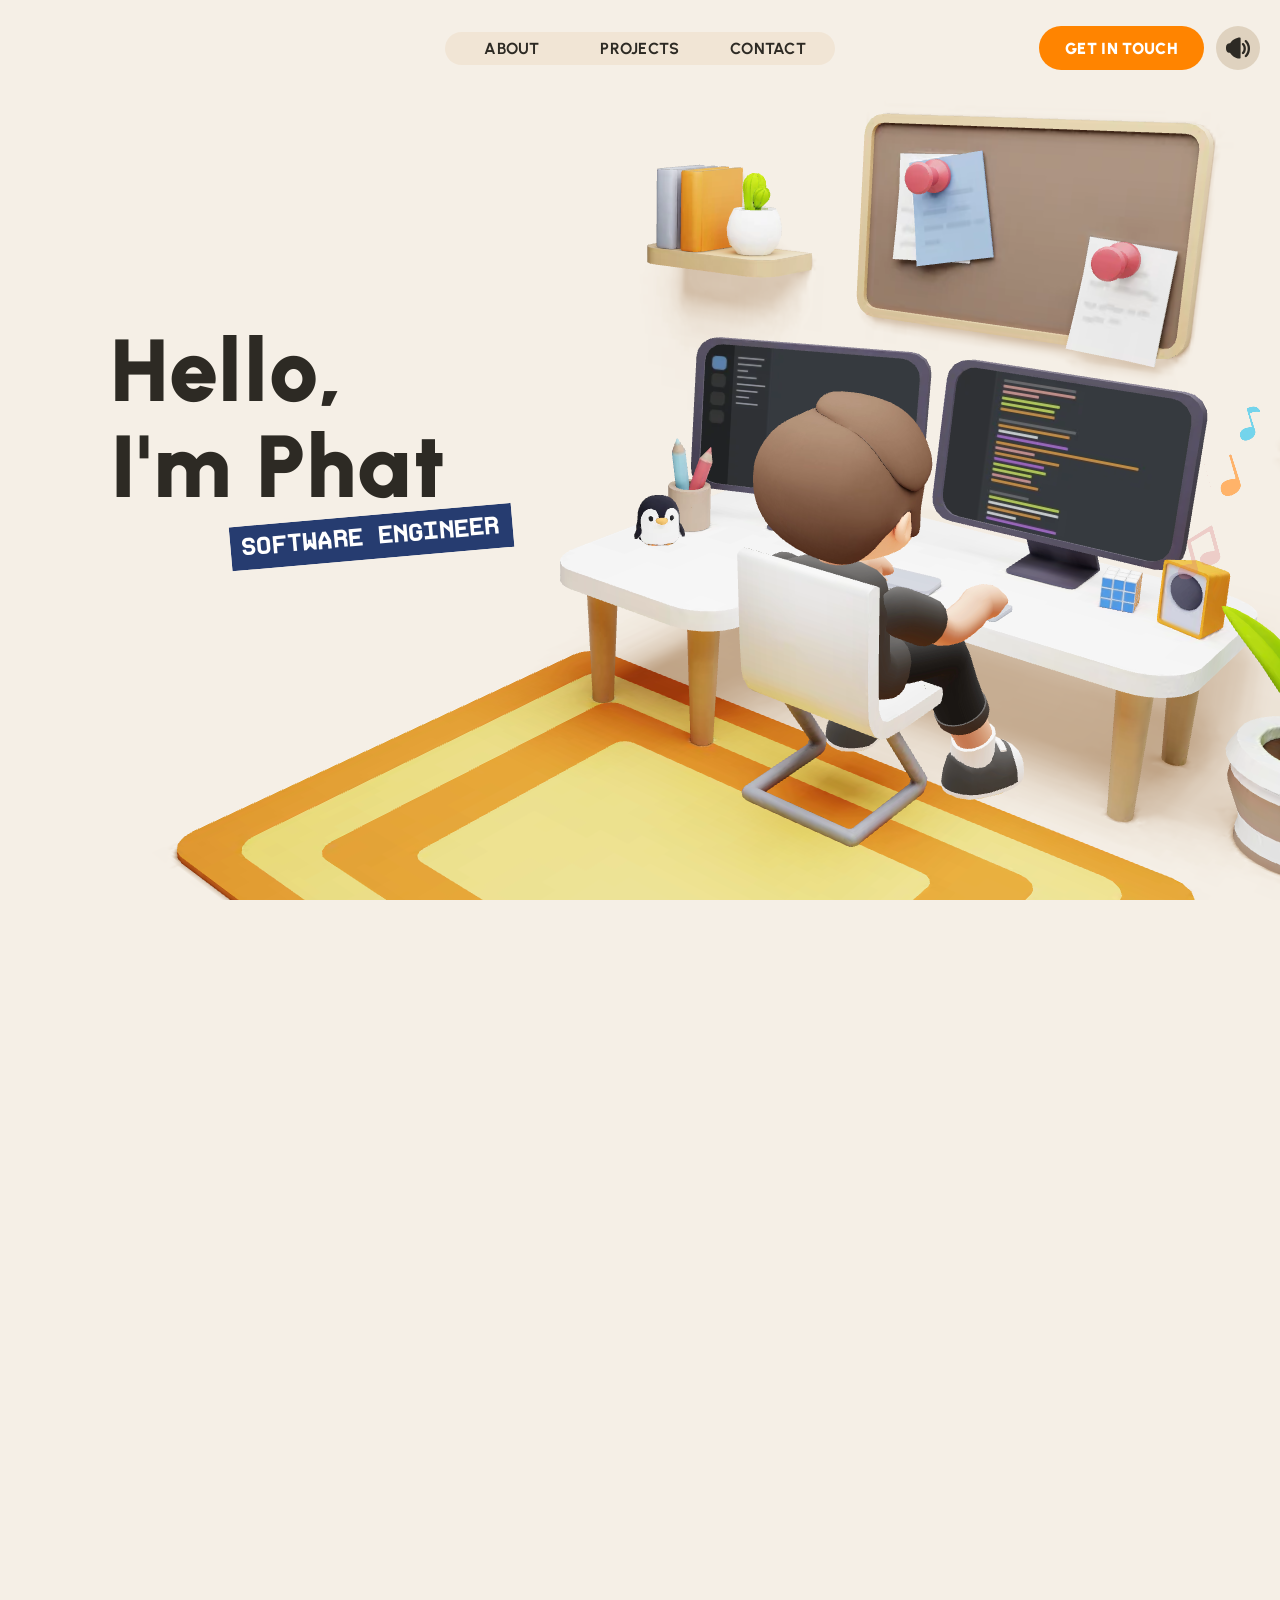
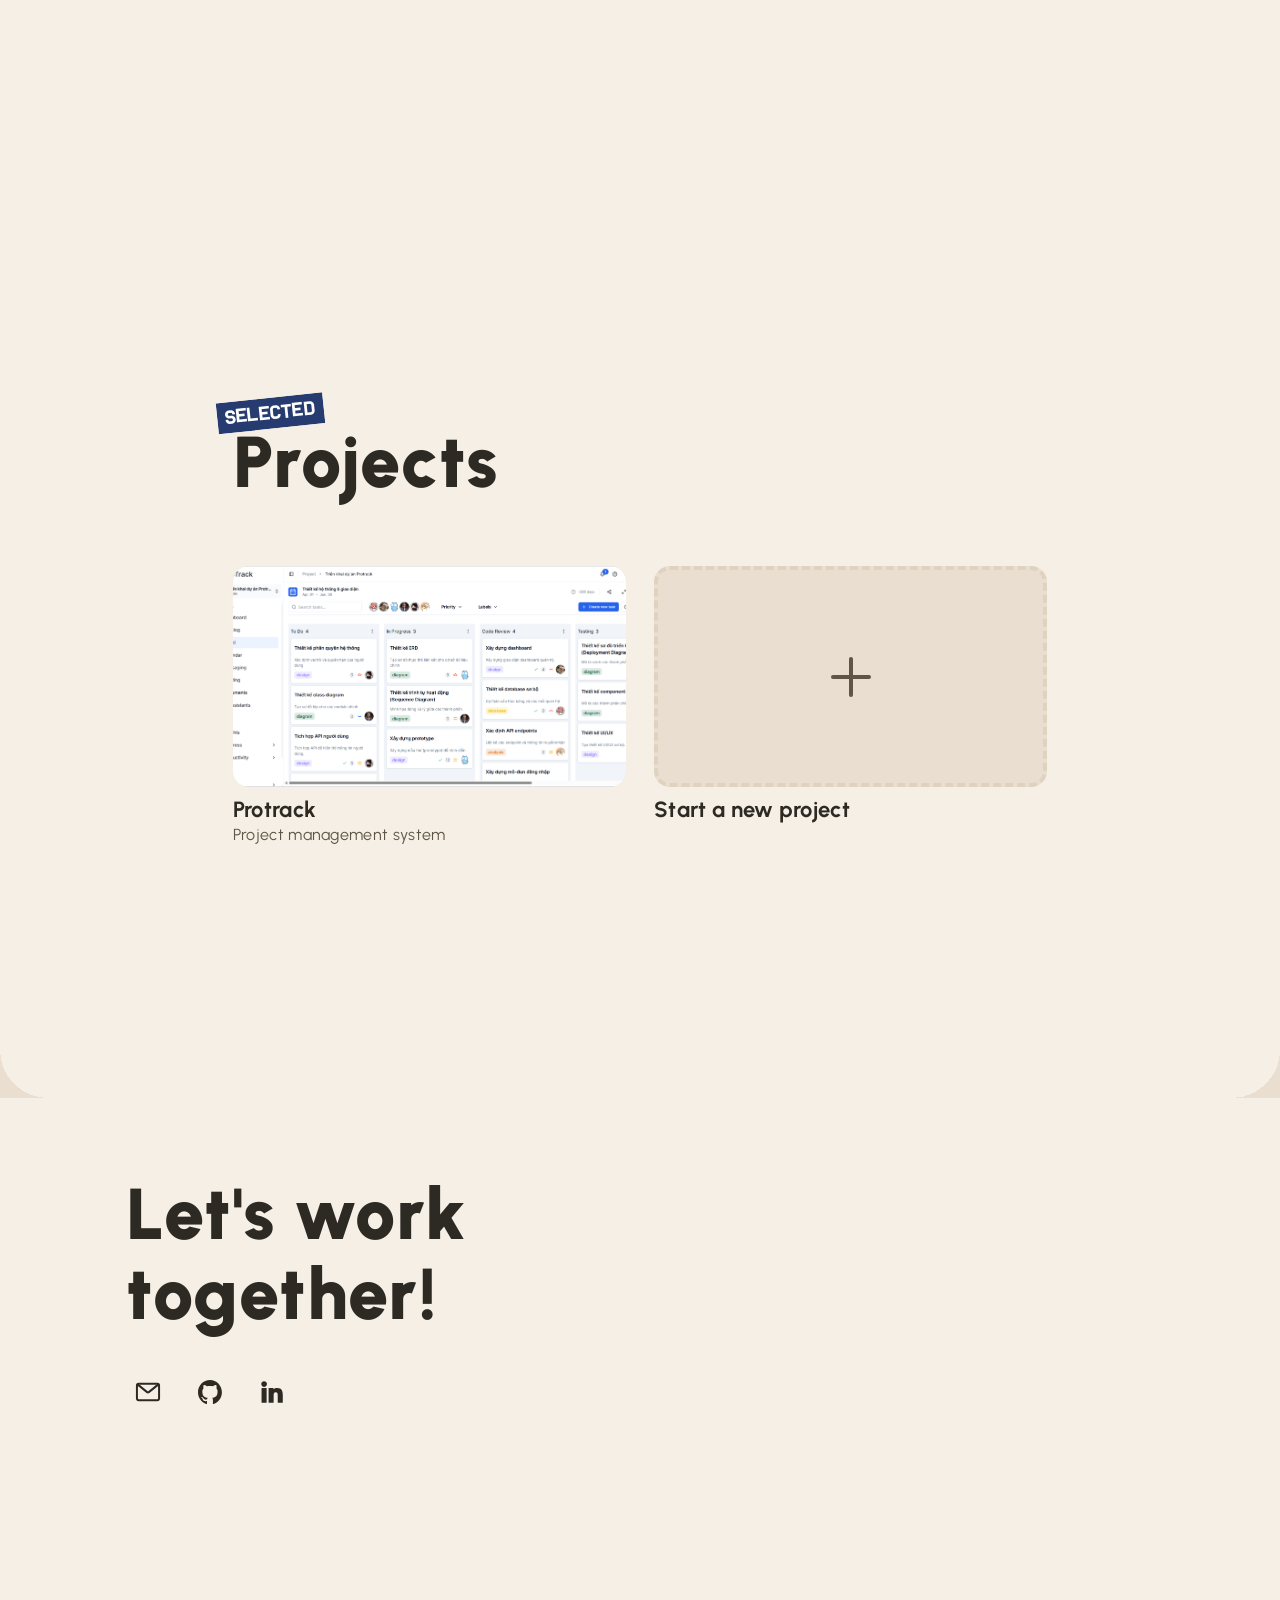
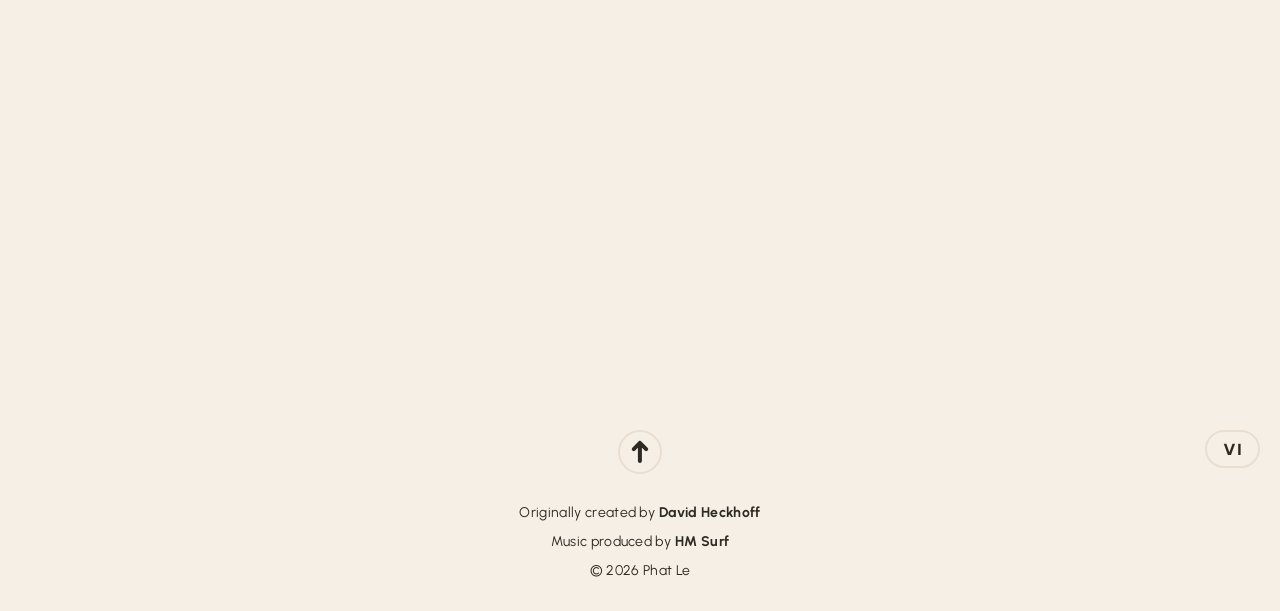
<file: index.html>
<!doctype html>
<html lang="en">
  <head>
    <meta charset="UTF-8" />
    <meta name="viewport" content="width=device-width, initial-scale=1.0" />

    <title>Phat Le - Web Developer (WebGL & Node.js)</title>
    <meta
      name="description"
      content="Web developer creating interactive 3D web experiences and real-time apps with WebGL, TypeScript, and Node.js for high-performance, engaging websites."
    />
    <meta name="robots" content="index, follow" />
    <link rel="canonical" href="https://david-hckh.com/" />

    <meta property="og:title" content="Phat Le - Web Developer (WebGL & Node.js)" />
    <meta
      property="og:description"
      content="Web developer creating interactive 3D web experiences and real-time apps with WebGL, TypeScript, and Node.js for high-performance, engaging websites."
    />
    <meta property="og:type" content="website" />
    <meta property="og:url" content="https://david-hckh.com/" />
    <meta property="og:image" content="https://david-hckh.com/meta/og-image.webp" />

    <meta name="twitter:card" content="summary_large_image" />
    <meta name="twitter:title" content="Phat Le - Web Developer (WebGL & Node.js)" />
    <meta
      name="twitter:description"
      content="Web developer creating interactive 3D web experiences and real-time apps with WebGL, TypeScript, and Node.js for high-performance, engaging websites."
    />
    <meta name="twitter:image" content="https://david-hckh.com/meta/twitter-image.webp" />

    <link rel="preload" href="./fonts/urbanist-400.woff2" as="font" type="font/woff2" crossorigin="anonymous" />
    <link rel="preload" href="./fonts/urbanist-700.woff2" as="font" type="font/woff2" crossorigin="anonymous" />
    <link rel="preload" href="./fonts/urbanist-900.woff2" as="font" type="font/woff2" crossorigin="anonymous" />
    <link rel="preload" href="./fonts/pro-font-windows-400.woff2" as="font" type="font/woff2" crossorigin="anonymous" />
    <link rel="preload" href="./fonts/pro-font-windows-700.woff2" as="font" type="font/woff2" crossorigin="anonymous" />

    <link rel="icon" type="image/png" href="./meta/favicon-96x96.png" sizes="96x96" />
    <link rel="icon" type="image/svg+xml" href="./meta/favicon.svg" />
    <link rel="shortcut icon" href="./meta/favicon.ico" />

    <meta name="theme-color" content="#dfd1bc" />
    <script type="module" crossorigin src="./chunks/index-DgZX0L2T.js"></script>
    <link rel="stylesheet" crossorigin href="./assets/AMBshf2m.css">
  </head>
  <body class="is-loading">
    <svg style="display: none" viewBox="0 0 56 61" xmlns="http://www.w3.org/2000/svg">
      <defs>
        <path
          id="logo-path"
          d="M3 14 24 2C28 0 28 0 32 2L53 14C56 16 56 17 56 19L56 43C56 46 55 47 51 49L32 59C28 61 28 61 24 59L5 49C1 47 0 46 0 43L0 19C0 17 0 16 3 14M28 4 5 17 28 28 51 17 28 4M53 20 30 31 30 56 53 44 53 20M40 42 33 35C33 35 32 34 33 33 34 32 35 33 36 34L36 34 43 41C44 42 44 42 43 43L35 51C35 51 34 52 33 51 32 50 33 49 33 49L40 42M16 42 23 35C23 35 24 34 23 33 22 32 21 33 20 34L13 41C12 42 12 42 13 43L21 51C21 51 22 52 23 51 24 50 23 49 23 49L16 42"
        ></path>
      </defs>
    </svg>
    <div id="app"></div>
    <div class="preloader">
      <svg class="preloader-svg" viewBox="0 0 56 61" xmlns="http://www.w3.org/2000/svg">
        <mask id="preloader-mask">
          <rect fill="black" height="61" width="61"></rect>
          <rect fill="white" height="61" width="61" class="preloader-rect" style="transform: scaleY(0)"></rect>
        </mask>

        <use href="#logo-path" class="preloader-path" opacity="0.3"></use>
        <use href="#logo-path" class="preloader-path" mask="url(#preloader-mask)"></use>
      </svg>
    </div>
  </body>
</html>
</file>
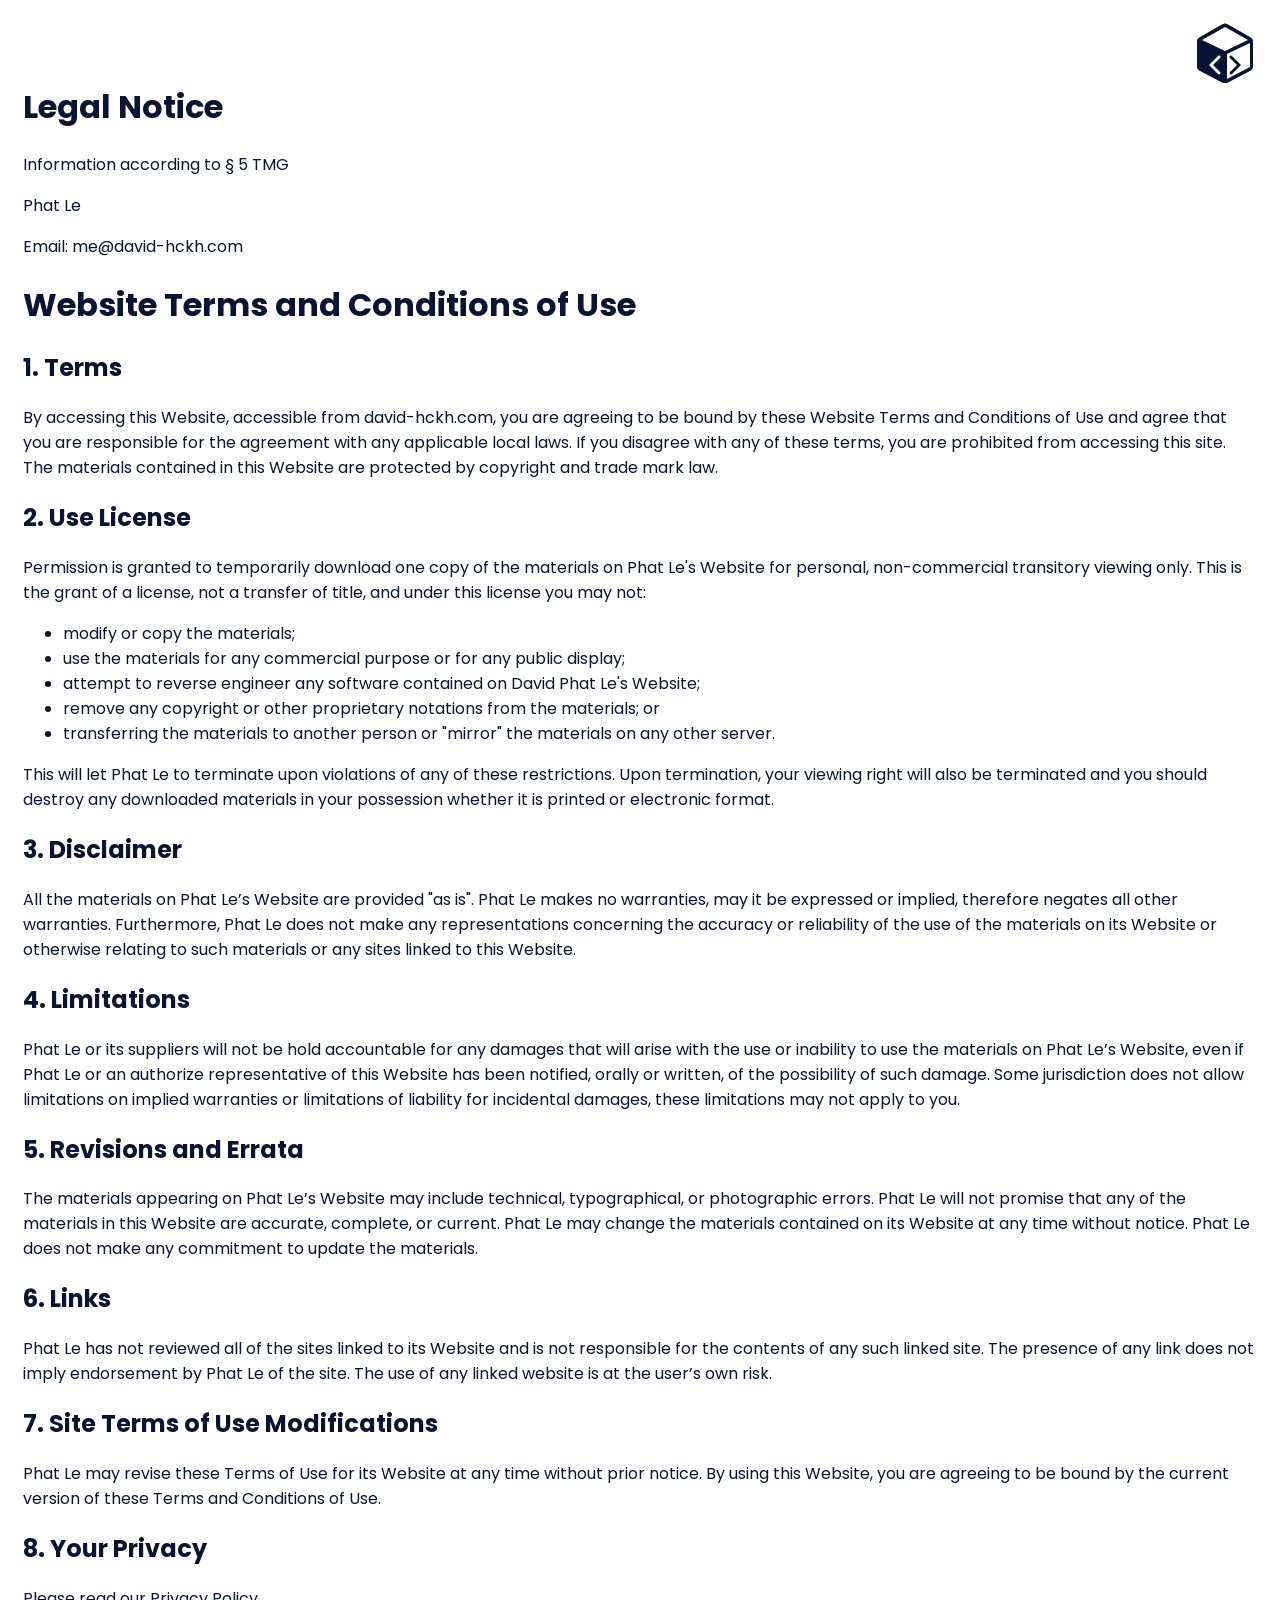
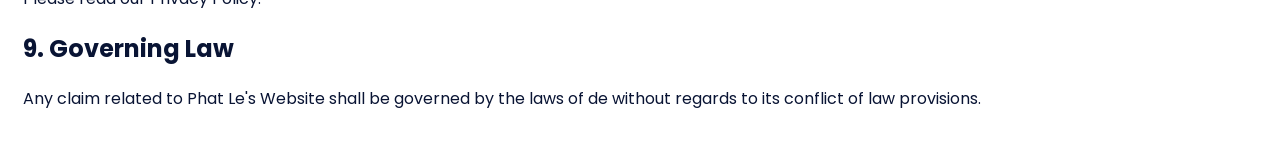
<file: legal.html>
<!DOCTYPE html>
<html lang="en">

<head>
    <meta charset="UTF-8">
    <meta http-equiv="X-UA-Compatible" content="IE=edge">
    <meta name="viewport" content="width=device-width, initial-scale=1.0">
    <title>Privacy Policy - David</title>
    <link rel="preconnect" href="https://fonts.googleapis.com">
    <link rel="preconnect" href="https://fonts.gstatic.com" crossorigin>
    <link
        href="https://fonts.googleapis.com/css2?family=Poppins:ital,wght@0,100;0,200;0,300;0,400;0,500;0,600;0,700;0,800;0,900;1,100;1,200;1,300;1,400;1,500;1,600;1,700;1,800;1,900&display=swap"
        rel="stylesheet">
</head>

<style>
    body {
        display: flex;
        justify-content: center;
        color: #091434;
    }

    * {
        font-family: 'Poppins', sans-serif;
    }

    #contet-container {
        width: 1400px;
        max-width: 100%;
        padding: 15px;
        box-sizing: border-box;
        position: relative;
    }

    svg {
        position: absolute;
        right: 15px;
        top: 15px;
    }

    #text-container {
        margin-top: 60px;
    }
</style>

<body>
    <div id="contet-container">
        <svg width="60" height="60" xmlns="http://www.w3.org/2000/svg">

            <path fill="#091434"
                d="M3 14 24 2C28 0 28 0 32 2L53 14C56 16 56 17 56 19L56 43C56 46 55 47 51 49L32 59C28 61 28 61 24 59L5 49C1 47 0 46 0 43L0 19C0 17 0 16 3 14M28 4 5 17 28 28 51 17 28 4M53 20 30 31 30 56 53 44 53 20M40 42 33 35C33 35 32 34 33 33 34 32 35 33 36 34L36 34 43 41C44 42 44 42 43 43L35 51C35 51 34 52 33 51 32 50 33 49 33 49L40 42M16 42 23 35C23 35 24 34 23 33 22 32 21 33 20 34L13 41C12 42 12 42 13 43L21 51C21 51 22 52 23 51 24 50 23 49 23 49L16 42" />

        </svg>
        <div id="text-container">
            <h1>Legal Notice</h1>
            <p>Information according to § 5 TMG</p>
            <p>Phat Le</p>
            <p>Email: me@david-hckh.com</p>
            <h1>Website Terms and Conditions of Use</h1>

            <h2>1. Terms</h2>

            <p>By accessing this Website, accessible from david-hckh.com, you are agreeing to be bound by these Website
                Terms and Conditions of Use and agree that you are responsible for the agreement with any applicable
                local laws. If you disagree with any of these terms, you are prohibited from accessing this site. The
                materials contained in this Website are protected by copyright and trade mark law.</p>

            <h2>2. Use License</h2>

            <p>Permission is granted to temporarily download one copy of the materials on Phat Le's Website for
                personal, non-commercial transitory viewing only. This is the grant of a license, not a transfer of
                title, and under this license you may not:</p>

            <ul>
                <li>modify or copy the materials;</li>
                <li>use the materials for any commercial purpose or for any public display;</li>
                <li>attempt to reverse engineer any software contained on David Phat Le's Website;</li>
                <li>remove any copyright or other proprietary notations from the materials; or</li>
                <li>transferring the materials to another person or "mirror" the materials on any other server.</li>
            </ul>

            <p>This will let Phat Le to terminate upon violations of any of these restrictions. Upon termination,
                your viewing right will also be terminated and you should destroy any downloaded materials in your
                possession whether it is printed or electronic format.

            <h2>3. Disclaimer</h2>

            <p>All the materials on Phat Le’s Website are provided "as is". Phat Le makes no warranties,
                may it be expressed or implied, therefore negates all other warranties. Furthermore, Phat Le does
                not make any representations concerning the accuracy or reliability of the use of the materials on its
                Website or otherwise relating to such materials or any sites linked to this Website.</p>

            <h2>4. Limitations</h2>

            <p>Phat Le or its suppliers will not be hold accountable for any damages that will arise with the use
                or inability to use the materials on Phat Le’s Website, even if Phat Le or an authorize
                representative of this Website has been notified, orally or written, of the possibility of such damage.
                Some jurisdiction does not allow limitations on implied warranties or limitations of liability for
                incidental damages, these limitations may not apply to you.</p>

            <h2>5. Revisions and Errata</h2>

            <p>The materials appearing on Phat Le’s Website may include technical, typographical, or photographic
                errors. Phat Le will not promise that any of the materials in this Website are accurate,
                complete, or current. Phat Le may change the materials contained on its Website at any time
                without notice. Phat Le does not make any commitment to update the materials.</p>

            <h2>6. Links</h2>

            <p>Phat Le has not reviewed all of the sites linked to its Website and is not responsible for the
                contents of any such linked site. The presence of any link does not imply endorsement by Phat Le
                of the site. The use of any linked website is at the user’s own risk.</p>

            <h2>7. Site Terms of Use Modifications</h2>

            <p>Phat Le may revise these Terms of Use for its Website at any time without prior notice. By using
                this Website, you are agreeing to be bound by the current version of these Terms and Conditions of Use.
            </p>

            <h2>8. Your Privacy</h2>

            <p>Please read our Privacy Policy.</p>

            <h2>9. Governing Law</h2>

            <p>Any claim related to Phat Le's Website shall be governed by the laws of de without regards to its
                conflict of law provisions.</p>
        </div>
    </div>
</body>

</html>
</file>
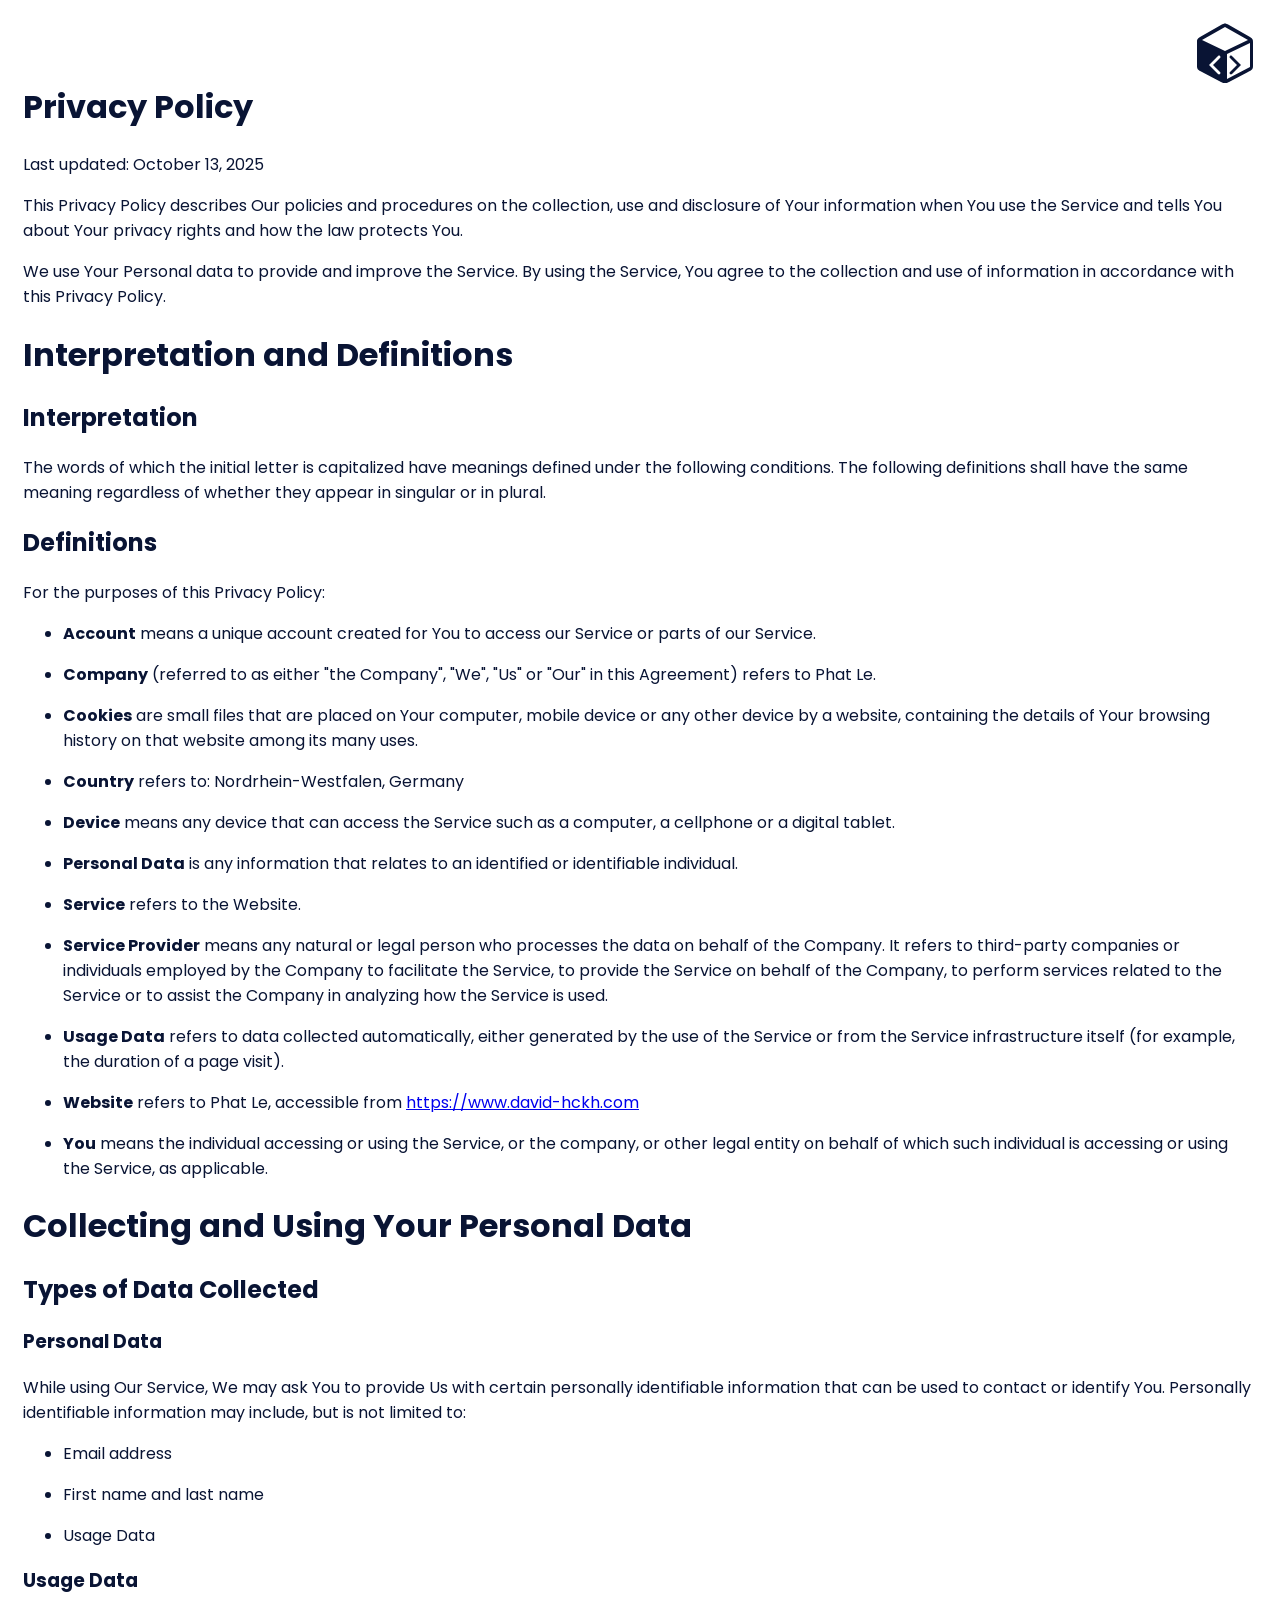
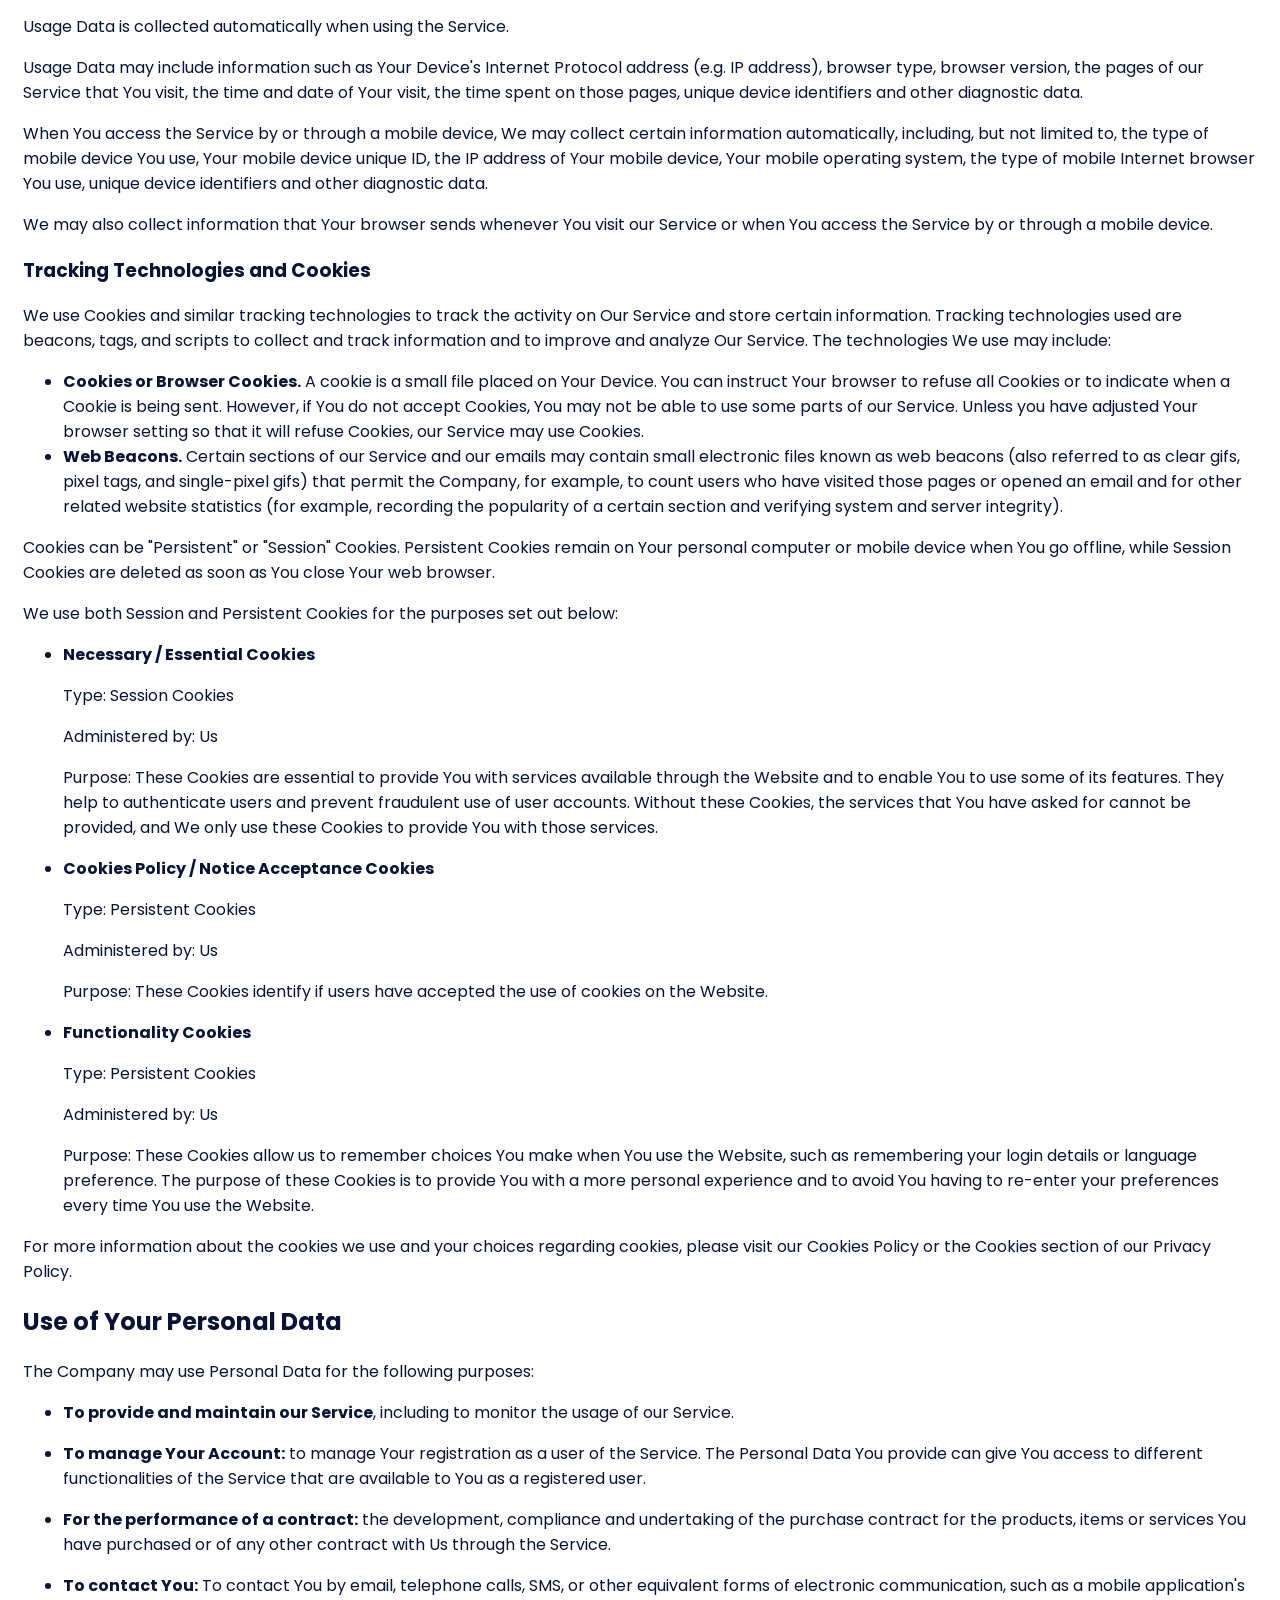
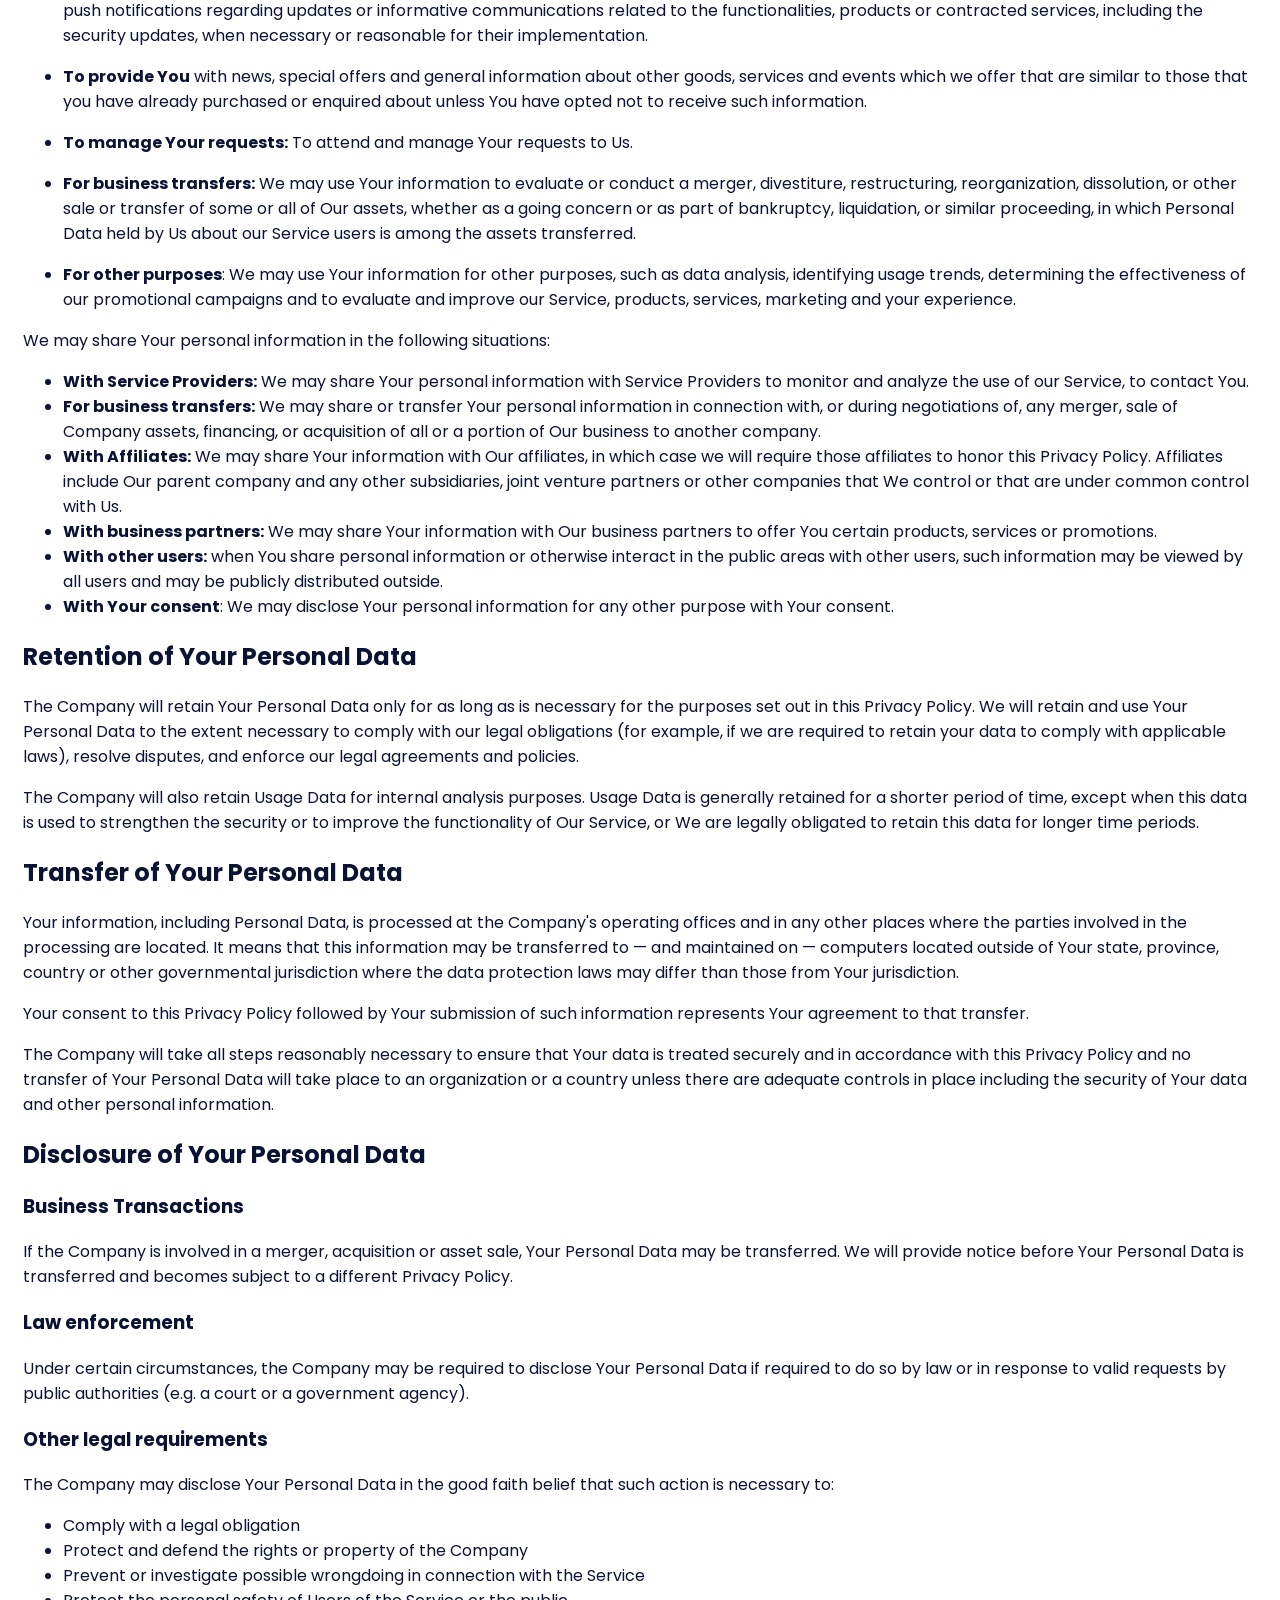
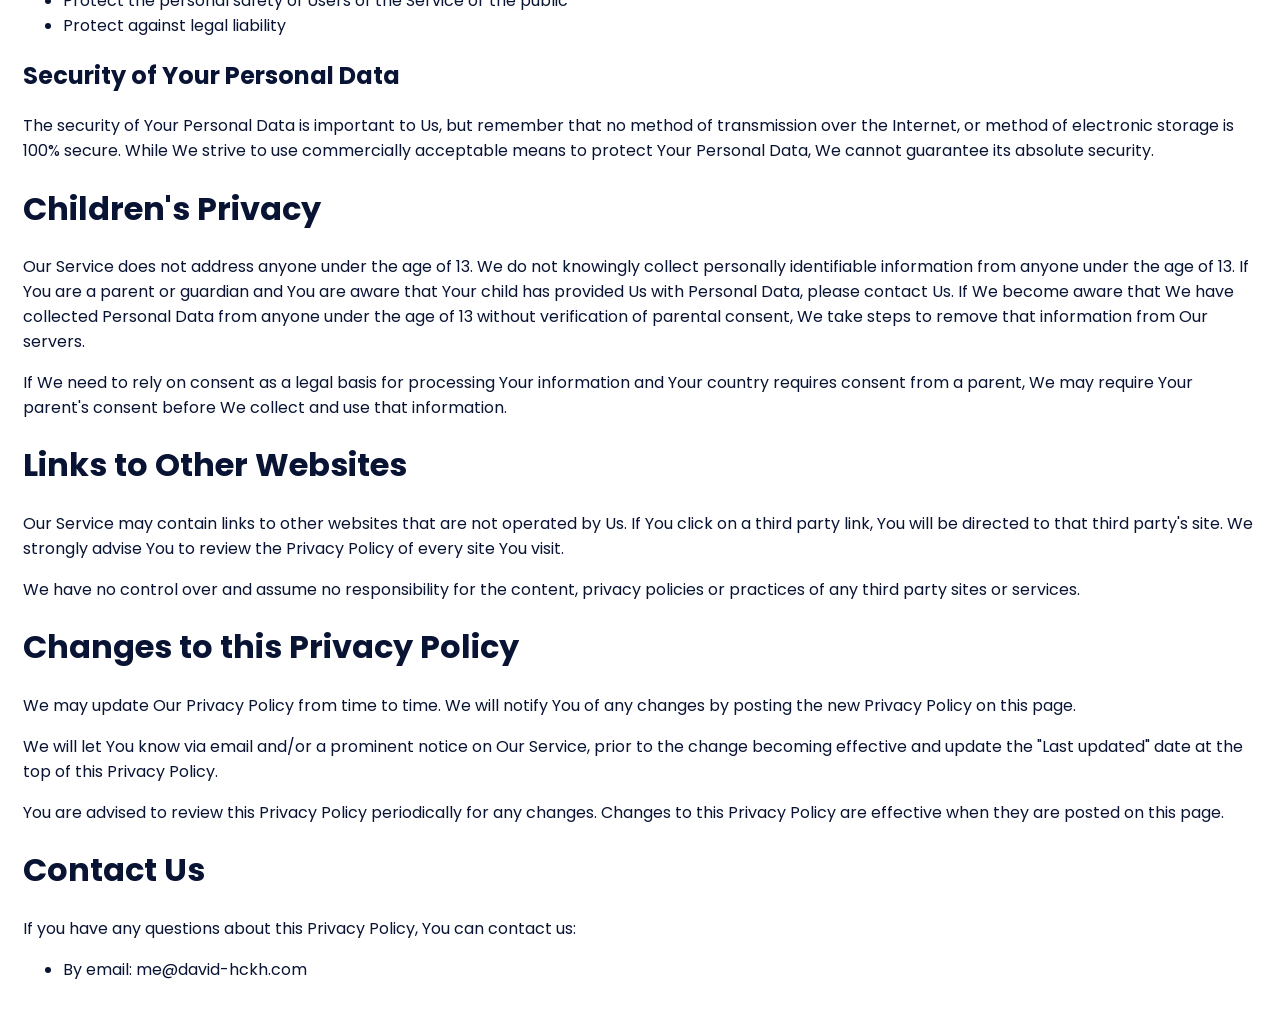
<file: privacy.html>
<!DOCTYPE html>
<html lang="en">

<head>
    <meta charset="UTF-8">
    <meta http-equiv="X-UA-Compatible" content="IE=edge">
    <meta name="viewport" content="width=device-width, initial-scale=1.0">
    <title>Privacy Policy - David</title>
    <link rel="preconnect" href="https://fonts.googleapis.com">
    <link rel="preconnect" href="https://fonts.gstatic.com" crossorigin>
    <link
        href="https://fonts.googleapis.com/css2?family=Poppins:ital,wght@0,100;0,200;0,300;0,400;0,500;0,600;0,700;0,800;0,900;1,100;1,200;1,300;1,400;1,500;1,600;1,700;1,800;1,900&display=swap"
        rel="stylesheet">
</head>

<style>
    body {
        display: flex;
        justify-content: center;
        color: #091434;
    }

    * {
        font-family: 'Poppins', sans-serif;
    }

    #contet-container {
        width: 1400px;
        max-width: 100%;
        padding: 15px;
        box-sizing: border-box;
        position: relative;
    }

    svg {
        position: absolute;
        right: 15px;
        top: 15px;
    }

    #text-container {
        margin-top: 60px;
    }
</style>

<body>
    <div id="contet-container">
        <svg width="60" height="60" xmlns="http://www.w3.org/2000/svg">

            <path fill="#091434"
                d="M3 14 24 2C28 0 28 0 32 2L53 14C56 16 56 17 56 19L56 43C56 46 55 47 51 49L32 59C28 61 28 61 24 59L5 49C1 47 0 46 0 43L0 19C0 17 0 16 3 14M28 4 5 17 28 28 51 17 28 4M53 20 30 31 30 56 53 44 53 20M40 42 33 35C33 35 32 34 33 33 34 32 35 33 36 34L36 34 43 41C44 42 44 42 43 43L35 51C35 51 34 52 33 51 32 50 33 49 33 49L40 42M16 42 23 35C23 35 24 34 23 33 22 32 21 33 20 34L13 41C12 42 12 42 13 43L21 51C21 51 22 52 23 51 24 50 23 49 23 49L16 42" />

        </svg>
        <div id="text-container">
            <h1>Privacy Policy</h1>
            <p>Last updated: October 13, 2025</p>
            <p>This Privacy Policy describes Our policies and procedures on the collection, use and disclosure of Your
                information when You use the Service and tells You about Your privacy rights and how the law protects
                You.</p>
            <p>We use Your Personal data to provide and improve the Service. By using the Service, You agree to the
                collection
                and use of information in accordance with this Privacy Policy.
            <h1>Interpretation and Definitions</h1>
            <h2>Interpretation</h2>
            <p>The words of which the initial letter is capitalized have meanings defined under the following
                conditions. The
                following definitions shall have the same meaning regardless of whether they appear in singular or in
                plural.
            </p>
            <h2>Definitions</h2>
            <p>For the purposes of this Privacy Policy:</p>
            <ul>
                <li>
                    <p><strong>Account</strong> means a unique account created for You to access our Service or parts of
                        our
                        Service.</p>
                </li>
                <li>
                    <p><strong>Company</strong> (referred to as either &quot;the Company&quot;, &quot;We&quot;,
                        &quot;Us&quot;
                        or &quot;Our&quot; in this Agreement) refers to Phat Le.</p>
                </li>
                <li>
                    <p><strong>Cookies</strong> are small files that are placed on Your computer, mobile device or any
                        other
                        device by a website, containing the details of Your browsing history on that website among its
                        many
                        uses.</p>
                </li>
                <li>
                    <p><strong>Country</strong> refers to: Nordrhein-Westfalen, Germany</p>
                </li>
                <li>
                    <p><strong>Device</strong> means any device that can access the Service such as a computer, a
                        cellphone or a
                        digital tablet.</p>
                </li>
                <li>
                    <p><strong>Personal Data</strong> is any information that relates to an identified or identifiable
                        individual.</p>
                </li>
                <li>
                    <p><strong>Service</strong> refers to the Website.</p>
                </li>
                <li>
                    <p><strong>Service Provider</strong> means any natural or legal person who processes the data on
                        behalf of
                        the Company. It refers to third-party companies or individuals employed by the Company to
                        facilitate the
                        Service, to provide the Service on behalf of the Company, to perform services related to the
                        Service or
                        to assist the Company in analyzing how the Service is used.</p>
                </li>
                <li>
                    <p><strong>Usage Data</strong> refers to data collected automatically, either generated by the use
                        of the
                        Service or from the Service infrastructure itself (for example, the duration of a page visit).
                    </p>
                </li>
                <li>
                    <p><strong>Website</strong> refers to Phat Le, accessible from <a
                            href="https://www.david-hckh.com" rel="external nofollow noopener"
                            target="_blank">https://www.david-hckh.com</a></p>
                </li>
                <li>
                    <p><strong>You</strong> means the individual accessing or using the Service, or the company, or
                        other legal
                        entity on behalf of which such individual is accessing or using the Service, as applicable.</p>
                </li>
            </ul>
            <h1>Collecting and Using Your Personal Data</h1>
            <h2>Types of Data Collected</h2>
            <h3>Personal Data</h3>
            <p>While using Our Service, We may ask You to provide Us with certain personally identifiable information
                that can
                be used to contact or identify You. Personally identifiable information may include, but is not limited
                to:</p>
            <ul>
                <li>
                    <p>Email address</p>
                </li>
                <li>
                    <p>First name and last name</p>
                </li>
                <li>
                    <p>Usage Data</p>
                </li>
            </ul>
            <h3>Usage Data</h3>
            <p>Usage Data is collected automatically when using the Service.</p>
            <p>Usage Data may include information such as Your Device's Internet Protocol address (e.g. IP address),
                browser
                type, browser version, the pages of our Service that You visit, the time and date of Your visit, the
                time spent
                on those pages, unique device identifiers and other diagnostic data.</p>
            <p>When You access the Service by or through a mobile device, We may collect certain information
                automatically,
                including, but not limited to, the type of mobile device You use, Your mobile device unique ID, the IP
                address
                of Your mobile device, Your mobile operating system, the type of mobile Internet browser You use, unique
                device
                identifiers and other diagnostic data.</p>
            <p>We may also collect information that Your browser sends whenever You visit our Service or when You access
                the
                Service by or through a mobile device.</p>
            <h3>Tracking Technologies and Cookies</h3>
            <p>We use Cookies and similar tracking technologies to track the activity on Our Service and store certain
                information. Tracking technologies used are beacons, tags, and scripts to collect and track information
                and to
                improve and analyze Our Service. The technologies We use may include:</p>
            <ul>
                <li><strong>Cookies or Browser Cookies.</strong> A cookie is a small file placed on Your Device. You can
                    instruct Your browser to refuse all Cookies or to indicate when a Cookie is being sent. However, if
                    You do
                    not accept Cookies, You may not be able to use some parts of our Service. Unless you have adjusted
                    Your
                    browser setting so that it will refuse Cookies, our Service may use Cookies.</li>
                <li><strong>Web Beacons.</strong> Certain sections of our Service and our emails may contain small
                    electronic
                    files known as web beacons (also referred to as clear gifs, pixel tags, and single-pixel gifs) that
                    permit
                    the Company, for example, to count users who have visited those pages or opened an email and for
                    other
                    related website statistics (for example, recording the popularity of a certain section and verifying
                    system
                    and server integrity).</li>
            </ul>
            <p>Cookies can be &quot;Persistent&quot; or &quot;Session&quot; Cookies. Persistent Cookies remain on Your
                personal
                computer or mobile device when You go offline, while Session Cookies are deleted as soon as You close
                Your web
                browser.</p>
            <p>We use both Session and Persistent Cookies for the purposes set out below:</p>
            <ul>
                <li>
                    <p><strong>Necessary / Essential Cookies</strong></p>
                    <p>Type: Session Cookies</p>
                    <p>Administered by: Us</p>
                    <p>Purpose: These Cookies are essential to provide You with services available through the Website
                        and to
                        enable You to use some of its features. They help to authenticate users and prevent fraudulent
                        use of
                        user accounts. Without these Cookies, the services that You have asked for cannot be provided,
                        and We
                        only use these Cookies to provide You with those services.</p>
                </li>
                <li>
                    <p><strong>Cookies Policy / Notice Acceptance Cookies</strong></p>
                    <p>Type: Persistent Cookies</p>
                    <p>Administered by: Us</p>
                    <p>Purpose: These Cookies identify if users have accepted the use of cookies on the Website.</p>
                </li>
                <li>
                    <p><strong>Functionality Cookies</strong></p>
                    <p>Type: Persistent Cookies</p>
                    <p>Administered by: Us</p>
                    <p>Purpose: These Cookies allow us to remember choices You make when You use the Website, such as
                        remembering your login details or language preference. The purpose of these Cookies is to
                        provide You
                        with a more personal experience and to avoid You having to re-enter your preferences every time
                        You use
                        the Website.</p>
                </li>
            </ul>
            <p>For more information about the cookies we use and your choices regarding cookies, please visit our
                Cookies Policy
                or the Cookies section of our Privacy Policy.</p>
            <h2>Use of Your Personal Data</h2>
            <p>The Company may use Personal Data for the following purposes:</p>
            <ul>
                <li>
                    <p><strong>To provide and maintain our Service</strong>, including to monitor the usage of our
                        Service.</p>
                </li>
                <li>
                    <p><strong>To manage Your Account:</strong> to manage Your registration as a user of the Service.
                        The
                        Personal Data You provide can give You access to different functionalities of the Service that
                        are
                        available to You as a registered user.</p>
                </li>
                <li>
                    <p><strong>For the performance of a contract:</strong> the development, compliance and undertaking
                        of the
                        purchase contract for the products, items or services You have purchased or of any other
                        contract with
                        Us through the Service.</p>
                </li>
                <li>
                    <p><strong>To contact You:</strong> To contact You by email, telephone calls, SMS, or other
                        equivalent forms
                        of electronic communication, such as a mobile application's push notifications regarding updates
                        or
                        informative communications related to the functionalities, products or contracted services,
                        including
                        the security updates, when necessary or reasonable for their implementation.</p>
                </li>
                <li>
                    <p><strong>To provide You</strong> with news, special offers and general information about other
                        goods,
                        services and events which we offer that are similar to those that you have already purchased or
                        enquired
                        about unless You have opted not to receive such information.</p>
                </li>
                <li>
                    <p><strong>To manage Your requests:</strong> To attend and manage Your requests to Us.</p>
                </li>
                <li>
                    <p><strong>For business transfers:</strong> We may use Your information to evaluate or conduct a
                        merger,
                        divestiture, restructuring, reorganization, dissolution, or other sale or transfer of some or
                        all of Our
                        assets, whether as a going concern or as part of bankruptcy, liquidation, or similar proceeding,
                        in
                        which Personal Data held by Us about our Service users is among the assets transferred.</p>
                </li>
                <li>
                    <p><strong>For other purposes</strong>: We may use Your information for other purposes, such as data
                        analysis, identifying usage trends, determining the effectiveness of our promotional campaigns
                        and to
                        evaluate and improve our Service, products, services, marketing and your experience.</p>
                </li>
            </ul>
            <p>We may share Your personal information in the following situations:</p>
            <ul>
                <li><strong>With Service Providers:</strong> We may share Your personal information with Service
                    Providers to
                    monitor and analyze the use of our Service, to contact You.</li>
                <li><strong>For business transfers:</strong> We may share or transfer Your personal information in
                    connection
                    with, or during negotiations of, any merger, sale of Company assets, financing, or acquisition of
                    all or a
                    portion of Our business to another company.</li>
                <li><strong>With Affiliates:</strong> We may share Your information with Our affiliates, in which case
                    we will
                    require those affiliates to honor this Privacy Policy. Affiliates include Our parent company and any
                    other
                    subsidiaries, joint venture partners or other companies that We control or that are under common
                    control
                    with Us.</li>
                <li><strong>With business partners:</strong> We may share Your information with Our business partners to
                    offer
                    You certain products, services or promotions.</li>
                <li><strong>With other users:</strong> when You share personal information or otherwise interact in the
                    public
                    areas with other users, such information may be viewed by all users and may be publicly distributed
                    outside.
                </li>
                <li><strong>With Your consent</strong>: We may disclose Your personal information for any other purpose
                    with
                    Your consent.</li>
            </ul>
            <h2>Retention of Your Personal Data</h2>
            <p>The Company will retain Your Personal Data only for as long as is necessary for the purposes set out in
                this
                Privacy Policy. We will retain and use Your Personal Data to the extent necessary to comply with our
                legal
                obligations (for example, if we are required to retain your data to comply with applicable laws),
                resolve
                disputes, and enforce our legal agreements and policies.</p>
            <p>The Company will also retain Usage Data for internal analysis purposes. Usage Data is generally retained
                for a
                shorter period of time, except when this data is used to strengthen the security or to improve the
                functionality
                of Our Service, or We are legally obligated to retain this data for longer time periods.</p>
            <h2>Transfer of Your Personal Data</h2>
            <p>Your information, including Personal Data, is processed at the Company's operating offices and in any
                other
                places where the parties involved in the processing are located. It means that this information may be
                transferred to — and maintained on — computers located outside of Your state, province, country or other
                governmental jurisdiction where the data protection laws may differ than those from Your jurisdiction.
            </p>
            <p>Your consent to this Privacy Policy followed by Your submission of such information represents Your
                agreement to
                that transfer.</p>
            <p>The Company will take all steps reasonably necessary to ensure that Your data is treated securely and in
                accordance with this Privacy Policy and no transfer of Your Personal Data will take place to an
                organization or
                a country unless there are adequate controls in place including the security of Your data and other
                personal
                information.</p>
            <h2>Disclosure of Your Personal Data</h2>
            <h3>Business Transactions</h3>
            <p>If the Company is involved in a merger, acquisition or asset sale, Your Personal Data may be transferred.
                We will
                provide notice before Your Personal Data is transferred and becomes subject to a different Privacy
                Policy.</p>
            <h3>Law enforcement</h3>
            <p>Under certain circumstances, the Company may be required to disclose Your Personal Data if required to do
                so by
                law or in response to valid requests by public authorities (e.g. a court or a government agency).</p>
            <h3>Other legal requirements</h3>
            <p>The Company may disclose Your Personal Data in the good faith belief that such action is necessary to:
            </p>
            <ul>
                <li>Comply with a legal obligation</li>
                <li>Protect and defend the rights or property of the Company</li>
                <li>Prevent or investigate possible wrongdoing in connection with the Service</li>
                <li>Protect the personal safety of Users of the Service or the public</li>
                <li>Protect against legal liability</li>
            </ul>
            <h2>Security of Your Personal Data</h2>
            <p>The security of Your Personal Data is important to Us, but remember that no method of transmission over
                the
                Internet, or method of electronic storage is 100% secure. While We strive to use commercially acceptable
                means
                to protect Your Personal Data, We cannot guarantee its absolute security.</p>
            <h1>Children's Privacy</h1>
            <p>Our Service does not address anyone under the age of 13. We do not knowingly collect personally
                identifiable
                information from anyone under the age of 13. If You are a parent or guardian and You are aware that Your
                child
                has provided Us with Personal Data, please contact Us. If We become aware that We have collected
                Personal Data
                from anyone under the age of 13 without verification of parental consent, We take steps to remove that
                information from Our servers.</p>
            <p>If We need to rely on consent as a legal basis for processing Your information and Your country requires
                consent
                from a parent, We may require Your parent's consent before We collect and use that information.</p>
            <h1>Links to Other Websites</h1>
            <p>Our Service may contain links to other websites that are not operated by Us. If You click on a third
                party link,
                You will be directed to that third party's site. We strongly advise You to review the Privacy Policy of
                every
                site You visit.</p>
            <p>We have no control over and assume no responsibility for the content, privacy policies or practices of
                any third
                party sites or services.</p>
            <h1>Changes to this Privacy Policy</h1>
            <p>We may update Our Privacy Policy from time to time. We will notify You of any changes by posting the new
                Privacy
                Policy on this page.</p>
            <p>We will let You know via email and/or a prominent notice on Our Service, prior to the change becoming
                effective
                and update the &quot;Last updated&quot; date at the top of this Privacy Policy.</p>
            <p>You are advised to review this Privacy Policy periodically for any changes. Changes to this Privacy
                Policy are
                effective when they are posted on this page.</p>
            <h1>Contact Us</h1>
            <p>If you have any questions about this Privacy Policy, You can contact us:</p>
            <ul>
                <li>By email: me@david-hckh.com</li>
            </ul>
        </div>
    </div>
</body>

</html>
</file>
<file: assets/AMBshf2m.css>
*,*:before,*:after{margin:0;padding:0;box-sizing:border-box;-webkit-tap-highlight-color:rgba(255,255,255,0)}a{text-decoration:none;color:inherit}:where([hidden]:not([hidden=until-found])){display:none!important}:where(html){-webkit-text-size-adjust:none}@supports not (min-block-size: 100dvb){:where(html){block-size:100%}}@media(prefers-reduced-motion:no-preference){:where(html:focus-within){scroll-behavior:smooth}}:where(body){-webkit-font-smoothing:antialiased}:where(input,button,textarea,select){font:inherit;color:inherit}:where(textarea){resize:block}:where(button,select,summary,[role=button],[role=option]){cursor:pointer}:where(:disabled){cursor:not-allowed}:where(label:has(>input:disabled),label:has(+input:disabled)){cursor:not-allowed}:where(button){border-style:solid}:where(a){text-underline-offset:.2ex}:where(ul,ol){list-style:none}:where(img,svg,video,canvas,audio,iframe,embed,object){display:block}:where(img,picture,svg){max-inline-size:100%;block-size:auto}:where(p,h1,h2,h3,h4,h5,h6){overflow-wrap:break-word}:where(h1,h2,h3){line-height:calc(1em + .5rem)}:where(hr){border:none;border-block-start:1px solid;color:inherit;block-size:0;overflow:visible}:where(.visually-hidden:not(:focus,:active,:focus-within,.not-visually-hidden)){clip-path:inset(50%)!important;height:1px!important;width:1px!important;overflow:hidden!important;position:absolute!important;white-space:nowrap!important;border:0!important}:root{--height-header: 72px;--breakpoint-sm: 480px;--breakpoint-md: 840px;--breakpoint-lg: 1024px;--breakpoint-xl: 1280px;--breakpoint-xxl: 1600px;--breakpoint-xxxl: 1920px;--icon-size-xxs: 12px;--icon-size-xs: 16px;--icon-size-sm: 20px;--icon-size-md: 28px;--icon-size-lg: 36px;--ease-smooth: cubic-bezier(.6, 0, .25, 1);--ease-power2-out: cubic-bezier(.25, .46, .45, .94);--ease-power2-in: cubic-bezier(.165, .84, .44, 1);--transition-route-duration: .5s;--transition-route-ease: cubic-bezier(.6, 0, .25, 1);--z-index-background: 0;--z-index-layout: 10;--z-index-header-home: 20;--z-index-project-background: 50;--z-index-layout-project: 70;--z-index-header: 90;--z-index-preloader: 100;--line-height-copy: 1.3;--line-height-title: 1.1;--radius-sm: 6px;--radius-md: 12px;--radius-lg: 16px;--radius-xl: 24px;--radius-xxl: 24px;--font-size-xxs: 12px;--font-size-xs: 12px;--font-size-sm: 14px;--font-size-md: 16px;--font-size-lg: 18px;--font-size-xl: 20px;--font-size-xxl: 26px;--font-size-title-xxs: 18px;--font-size-title-xs: 22px;--font-size-title-sm: 28px;--font-size-title-md: 44px;--font-size-title-lg: 56px;--font-size-title-xl: 72px;--font-size-title-xxl: 88px;--font-size-title-xxxl: 112px;--space-outer: 16px;--space-xxs: 4px;--space-xs: 8px;--space-sm: 12px;--space-md: 18px;--space-lg: 28px;--space-xl: 36px;--space-xxl: 48px;--space-xxxl: 64px;--stroke-sm: 1px;--stroke-md: 2px;--stroke-lg: 4px;--stroke-xl: 6px;--stroke-xxl: 8px}@media(min-width:840px){:root{--radius-xxl: 48px;--height-header: 96px}}@media(min-width:1280px){:root{--space-outer: 20px}}@media(min-width:1600px){:root{--space-outer: 32px}}:root{--color-text-400: #2d2a24;--color-text-300: #5f5646;--color-grayscale-500: rgb(223, 210, 191);--color-grayscale-400: rgb(233, 222, 208);--color-beige-700: rgb(223, 209, 188);--color-beige-600: rgb(233, 222, 208);--color-beige-500: rgb(241, 229, 213);--color-beige-400: #f5efe6;--color-background-400: #f5efe6;--color-black-400: #2d2a24;--color-gray-500: #67727c;--color-gray-400: #a9b0b7;--color-orange-400: #ff8400;--color-white-400: #ffffff;--color-cyan-500: #0086bb;--color-cyan-400: rgb(52, 191, 255);--color-text-cyan-400: #e1f5ff;--color-text-cyan-300: #81bdd8;--color-dark-blue-600: #234ba2;--color-dark-blue-500: #052e87;--color-dark-blue-400: #002474;--color-hologram-top: rgb(0, 53, 133);--color-hologram-bottom: rgba(0, 82, 145, .6)}@font-face{font-family:Urbanist;src:url(../fonts/urbanist-400.woff2) format("woff2");font-weight:400;font-style:normal;font-display:swap}@font-face{font-family:Urbanist;src:url(../fonts/urbanist-700.woff2) format("woff2");font-weight:700;font-style:normal;font-display:swap}@font-face{font-family:Urbanist;src:url(../fonts/urbanist-900.woff2) format("woff2");font-weight:900;font-style:normal;font-display:swap}@font-face{font-family:ProFontWindows;src:url(../fonts/pro-font-windows-400.woff2) format("woff2");font-weight:400;font-style:normal;font-display:swap}@font-face{font-family:ProFontWindows;src:url(../fonts/pro-font-windows-700.woff2) format("woff2");font-weight:700;font-style:normal;font-display:swap}.grid{display:grid;grid-template-columns:repeat(12,1fr);width:100%;gap:var(--space-md);margin:0 auto;max-width:calc(var(--breakpoint-xxxl))}@media(min-width:840px){.grid{gap:var(--space-xl)}}html.lenis,html.lenis body{height:auto}.lenis:not(.lenis-autoToggle).lenis-stopped{overflow:clip}.lenis [data-lenis-prevent],.lenis [data-lenis-prevent-wheel],.lenis [data-lenis-prevent-touch]{overscroll-behavior:contain}.lenis.lenis-smooth iframe{pointer-events:none}.lenis.lenis-autoToggle{transition-property:overflow;transition-duration:1ms;transition-behavior:allow-discrete}.project-cubewar{--color-text-400: rgb(255, 255, 255);--color-text-300: rgb(195, 204, 219);--color-accent-400: #008dff;--color-accent-text-400: white;--color-hover: #060f1f;--color-grayscale-500: #2b4169;--color-grayscale-400: #2b4169;--color-background-400: #364e7c;--color-background-300: #1c2f4f}.project-quibbo{--color-text-400: rgb(20, 29, 37);--color-text-300: rgb(72, 85, 97);--color-accent-400: rgb(31, 129, 249);--color-accent-text-400: white;--color-hover: rgb(20, 29, 37);--color-grayscale-500: rgb(226, 233, 238);--color-grayscale-400: rgb(226, 233, 238);--color-background-400: rgb(243, 247, 250);--color-background-300: white}.project-particles{--color-text-400: white;--color-text-300: rgb(149, 155, 150);--color-accent-400: #22904b;--color-accent-text-400: white;--color-hover: #000000;--color-grayscale-500: #2c2f2c;--color-grayscale-400: #2c2f2c;--color-background-400: #191c19;--color-background-300: #141614}.project-pokedex{--color-text-400: #0c1b3a;--color-text-300: rgb(105, 111, 116);--color-hover: #011030;--color-hover-text: #ffffff;--color-accent-400: #ff5350;--color-accent-text-400: white;--color-grayscale-500: #d9dde7;--color-grayscale-400: #d9dde7;--color-background-400: #e9edf6;--color-background-300: #f9fbfe}.project-sharkie{--color-text-400: #ffffff;--color-text-300: #c6d2f2;--color-hover: #00173f;--color-hover-text: #ffffff;--color-accent-400: #176cfe;--color-accent-text-400: white;--color-grayscale-500: #364f94;--color-grayscale-400: #263e82;--color-background-400: #263e82;--color-background-300: rgb(22, 41, 94)}.project-protrack{--color-text-400: rgb(20, 29, 37);--color-text-300: rgb(72, 85, 97);--color-accent-400: rgb(31, 129, 249);--color-accent-text-400: white;--color-hover: rgb(20, 29, 37);--color-grayscale-500: rgb(226, 233, 238);--color-grayscale-400: rgb(226, 233, 238);--color-background-400: rgb(243, 247, 250);--color-background-300: white}.preloader{position:fixed;z-index:var(--z-index-preloader);top:0;left:0;width:100%;height:100%;background-color:var(--color-beige-400);display:flex;justify-content:center;align-items:center;transition:opacity .3s ease-in-out;opacity:1}.preloader-svg{width:120px;height:120px;transition:transform .2s var(--ease-power2-in),opacity .2s var(--ease-power2-in)}.preloader-rect{transform-origin:bottom center;transition:transform .3s ease-in-out}.preloader-path{fill:var(--color-text-400)}.preloader-hidden{opacity:0;pointer-events:none!important}.preloader-hidden *{pointer-events:none!important}.preloader-hidden svg{transform:scale(.4);opacity:0}html{background:var(--color-background-400);color:var(--color-text-400);--icon-color: var(--color-text-400);font-family:Urbanist;letter-spacing:.02em;overflow-y:scroll!important;--vh: 1vh;--dvh: 1vh;--svh: 1vh;--lvh: 1vh;--dvh: 1dvh;--svh: 1svh;--lvh: 1lvh;--vw: 1vw;--dvw: 1vw;--svw: 1vw;--lvw: 1vw;--dvw: 1dvw;--svw: 1svw;--lvw: 1lvw}.is-loading{overscroll-behavior:none;position:fixed;width:calc(var(--svw) * 100);height:calc(var(--svh) * 100)}::selection{background:#2d2a24;color:#fff;text-shadow:none}::-moz-selection{background:#2d2a24;color:#fff;text-shadow:none}.children-unclickable{pointer-events:all}.children-unclickable *{pointer-events:none}.button-wrapper[data-v-41e1de7c]{border:none;border-radius:100px;letter-spacing:.02em;font-size:var(--font-size-md);font-weight:800;text-align:center;white-space:nowrap;text-transform:uppercase;background-color:transparent;transition:background-color .1s ease-in-out,color .1s ease-in-out,border-color .1s ease-in-out}.button-wrapper-rounded[data-v-41e1de7c]{border-radius:50%;aspect-ratio:1}.button-wrapper-accent[data-v-41e1de7c]{background-color:var(--color-accent-400, var(--color-orange-400));color:var(--color-accent-text-400, var(--color-white-400));--icon-color: var(--color-accent-text-400, var(--color-white-400))}@media(hover:hover)and (pointer:fine){.button-wrapper-accent[data-v-41e1de7c]:hover{background-color:var(--color-hover, var(--color-black-400));color:var(--color-hover-text, var(--color-white-400));--icon-color: var(--color-hover-text, var(--color-white-400))}}.button-wrapper-theme[data-v-41e1de7c]{background-color:var(--color-grayscale-500);color:var(--color-text-400);--icon-color: var(--color-text-400)}@media(hover:hover)and (pointer:fine){.button-wrapper-theme[data-v-41e1de7c]:hover{background-color:var(--color-hover, var(--color-black-400));color:var(--color-white-400);--icon-color: var(--color-white-400)}}.button-wrapper-background[data-v-41e1de7c]{background-color:var(--color-background-400);color:var(--color-text-400);--icon-color: var(--color-text-400)}@media(hover:hover)and (pointer:fine){.button-wrapper-background[data-v-41e1de7c]:hover{background-color:var(--color-text-400);color:var(--color-background-400);--icon-color: var(--color-background-400)}}.button-wrapper-gray[data-v-41e1de7c]{background-color:var(--color-gray-400);color:var(--color-white-400);--icon-color: var(--color-white-400)}@media(hover:hover)and (pointer:fine){.button-wrapper-gray[data-v-41e1de7c]:hover{background-color:var(--color-gray-500)}}.button-wrapper-border[data-v-41e1de7c]{border:2px solid var(--color-grayscale-400);color:var(--color-text-400);--icon-color: var(--color-text-400)}@media(hover:hover)and (pointer:fine){.button-wrapper-border[data-v-41e1de7c]:hover{background-color:var(--color-hover, var(--color-black-400));color:var(--color-white-400);--icon-color: var(--color-white-400);border-color:var(--color-hover, var(--color-black-400))}}.button[data-v-e37bcbb4]{display:flex;align-items:center;justify-content:center}.button-size-sm[data-v-e37bcbb4]{height:38px;padding:0 16px}.button-size-md[data-v-e37bcbb4]{height:44px;padding:0 26px}.button-size-lg[data-v-e37bcbb4]{height:50px;padding:0 34px}.logo-svg[data-v-9c6d2970]{fill:var(--icon-color)}.button-round[data-v-44d5add0]{display:flex;align-items:center;justify-content:center;aspect-ratio:1;border-radius:50%}.button-round-size-sm[data-v-44d5add0]{width:32px;padding:6px}.button-round-size-md[data-v-44d5add0]{width:44px;padding:10px}.button-round-size-lg[data-v-44d5add0]{width:52px;padding:14px}.volume-body[data-v-50eb65c2]{transition:transform .2s ease-in-out,fill .2s ease-in-out;transform:translate(30px)}.volume-body-active[data-v-50eb65c2]{transform:translate(0)}.volume-wave-1[data-v-50eb65c2],.volume-wave-2[data-v-50eb65c2]{transition:transform .2s ease-in-out,opacity .2s ease-in-out,fill .2s ease-in-out;transform:translate(-20px);opacity:0}.volume-wave-1[data-v-50eb65c2] *,.volume-wave-2[data-v-50eb65c2] *{transition:fill .2s ease-in-out}.volume-wave-1-active[data-v-50eb65c2],.volume-wave-2-active[data-v-50eb65c2]{transform:translate(0);opacity:1}.music-toggle-dark[data-v-77f1af83]{background-color:var(--color-dark-blue-500);color:var(--color-white-400);--icon-color: var(--color-white-400)}.header[data-v-f5733ca8]{position:fixed;top:0;display:flex;align-items:center;justify-content:space-between;left:50%;transform:translate(-50%);width:var(--breakpoint-xxxl);padding:0 var(--space-outer);max-width:100%;z-index:var(--z-index-header);height:var(--height-header);pointer-events:none;--scrolled: 0}.header-scrolled[data-v-f5733ca8]{--scrolled: 1}.header-back[data-v-f5733ca8]{pointer-events:none;opacity:0;transition:opacity .2s ease-in-out;transition-delay:.1s;pointer-events:auto}.header-back-icon[data-v-f5733ca8]{width:100%;transform:rotate(180deg)}.header-back-isProjectPage[data-v-f5733ca8]{pointer-events:auto;opacity:1}.header-left[data-v-f5733ca8]{position:absolute;left:var(--space-outer);top:50%;transform:translateY(-50%)}.header-get-in-touch[data-v-f5733ca8]{width:fit-content}.header-get-in-touch-isProjectPage[data-v-f5733ca8]{opacity:1!important}.header-right[data-v-f5733ca8]{position:absolute;right:var(--space-outer);top:50%;transform:translateY(-50%);pointer-events:auto;display:flex;align-items:center;gap:var(--space-sm)}.header-music-toggle[data-v-f5733ca8]{display:flex}.header-dark[data-v-f5733ca8]{color:var(--color-white-400);--icon-color: var(--color-white-400)}.header-get-in-touch[data-v-f5733ca8]{display:none}@media(min-width:840px){.header-get-in-touch[data-v-f5733ca8]{display:flex}}.header-logo[data-v-f5733ca8]{cursor:pointer;display:flex;gap:var(--space-xs);transition:color .2s ease-in-out;opacity:var(--scrolled);pointer-events:none}.header-logo-clickable[data-v-f5733ca8]{pointer-events:all}@media(min-width:840px){.header-logo[data-v-f5733ca8]{gap:var(--space-sm)}}.header-logo-isProjectPage[data-v-f5733ca8]{transition:opacity .2s ease-in-out;pointer-events:none;opacity:0}.header-logo-image[data-v-f5733ca8]{width:36px}@media(min-width:840px){.header-logo-image[data-v-f5733ca8]{width:40px}}.header-logo-text[data-v-f5733ca8]{font-weight:900;font-size:18px}@media(min-width:840px){.header-logo-text[data-v-f5733ca8]{font-size:20px}}.cursor-wrapper[data-v-ea975afb]{position:fixed;top:0;left:0;pointer-events:none;z-index:9999;will-change:transform;display:none}@media(hover:hover)and (pointer:fine){.cursor-wrapper[data-v-ea975afb]{display:block}}.cursor-scale[data-v-ea975afb]{position:relative;transform-origin:center;will-change:transform;transition:transform .1s ease-in-out}.cursor[data-v-ea975afb]{position:absolute;top:0;left:0;transform:translate(-50%,-50%);opacity:0;transition:opacity .1s ease-in-out}.cursor-active[data-v-ea975afb]{opacity:1}.cursor-circle-black[data-v-ea975afb]{width:26px;height:26px;border-radius:50%;border:4px solid var(--color-text-400)}.cursor-circle-white[data-v-ea975afb]{width:26px;height:26px;border-radius:50%;border:4px solid var(--color-white-400)}.cursor-arrow[data-v-ea975afb]{width:54px;height:54px;transition:background-color .1s ease-in-out,opacity .1s ease-in-out;background-color:var(--color-accent-400, var(--color-orange-400));border-radius:50%;display:flex;align-items:center;justify-content:center}.cursor-arrow-icon[data-v-ea975afb]{color:var(--color-accent-text-400, var(--color-white-400));--icon-color: var(--color-accent-text-400, var(--color-white-400));width:24px}.cursor-arrow-external[data-v-ea975afb]{width:54px;height:54px;transition:background-color .1s ease-in-out,opacity .1s ease-in-out;background-color:var(--color-accent-400, var(--color-orange-400));border-radius:50%;display:flex;align-items:center;justify-content:center}.cursor-arrow-external-icon[data-v-ea975afb]{color:var(--color-accent-text-400, var(--color-white-400));--icon-color: var(--color-accent-text-400, var(--color-white-400));width:24px;transform:rotate(-45deg)}.layout[data-v-580041db]{width:100%;display:flex;flex-direction:column;align-items:center;z-index:var(--z-index-layout);position:relative}.appearing-text[data-v-2b7115b5]{position:relative}.appearing-text-value[data-v-2b7115b5]{position:absolute}.appearing-text-clone[data-v-2b7115b5]{visibility:hidden}.banner[data-v-c8df8ce6]{width:fit-content;transform-origin:center center;position:relative}.banner-background[data-v-c8df8ce6]{position:absolute;outline:var(--stroke-lg) solid var(--color-beige-400);background-color:#263c70;top:0;left:0;width:100%;height:100%;transform-origin:left center}.banner-size-sm[data-v-c8df8ce6]{padding:2px var(--space-xxs)}@media(min-width:1024px){.banner-size-sm[data-v-c8df8ce6]{padding:var(--space-xxs) var(--space-xs)}}.banner-size-md[data-v-c8df8ce6]{padding:var(--space-xxs) var(--space-xs)}@media(min-width:1024px){.banner-size-md[data-v-c8df8ce6]{padding:var(--space-xs) var(--space-sm)}}.banner-copy[data-v-c8df8ce6]{font-weight:700;color:var(--color-white-400);font-family:ProFontWindows;text-transform:uppercase}.banner-copy-size-sm[data-v-c8df8ce6]{font-size:var(--font-size-title-xxs)}@media(min-width:1280px){.banner-copy-size-sm[data-v-c8df8ce6]{font-size:var(--font-size-title-xs)}}.banner-copy-size-md[data-v-c8df8ce6]{font-size:var(--font-size-title-xxs)}@media(min-width:1024px){.banner-copy-size-md[data-v-c8df8ce6]{font-size:var(--font-size-title-xs)}}@media(min-width:1280px){.banner-copy-size-md[data-v-c8df8ce6]{font-size:var(--font-size-title-sm)}}.hero[data-v-da5625ad]{max-height:calc(var(--lvh) * 100);height:calc(var(--lvh) * 100);width:100%;display:flex;position:relative;overflow:hidden}.hero-content[data-v-da5625ad]{align-items:center;justify-content:center;height:46%}@media(orientation:landscape){.hero-content[data-v-da5625ad]{height:100%}}@media(orientation:landscape)and (min-width:840px){.hero-content[data-v-da5625ad]{padding-bottom:30%}}@media(orientation:landscape)and (min-width:1024px){.hero-content[data-v-da5625ad]{padding-bottom:5%}}.hero-content-inner[data-v-da5625ad]{transform-origin:center center;grid-column:1/13;gap:var(--space-xxl);display:flex;flex-direction:column;align-items:center;justify-content:center;width:fit-content;position:relative;left:50%;transform:translate(-50%)}@media(orientation:landscape){.hero-content-inner[data-v-da5625ad]{left:0;transform:translate(0);grid-column:2/13;width:fit-content}}.hero-content-copys[data-v-da5625ad]{display:flex;flex-direction:column;gap:var(--space-sm)}@media(min-width:840px){.hero-content-copys[data-v-da5625ad]{gap:var(--space-md)}}.hero-content-button[data-v-da5625ad]{width:fit-content}.hero-title[data-v-da5625ad]{font-weight:900;letter-spacing:.02em;font-size:var(--font-size-title-lg)}@media(orientation:landscape){.hero-title[data-v-da5625ad]{font-size:var(--font-size-title-lg)}}@media(orientation:landscape)and (min-height:480px)and (min-width:480px){.hero-title[data-v-da5625ad]{font-size:var(--font-size-title-xl)}}@media(orientation:landscape)and (min-height:480px)and (min-width:1280px){.hero-title[data-v-da5625ad]{font-size:var(--font-size-title-xxl)}}.hero-banner[data-v-da5625ad]{position:absolute;bottom:-10px;right:-16px;z-index:10;transform:rotate(-5deg) translateY(65%)}@media(min-width:480px){.hero-banner[data-v-da5625ad]{right:-24px;transform:rotate(-5deg) translateY(70%)}}@media(min-width:1024px){.hero-banner[data-v-da5625ad]{right:-64px;transform:rotate(-5deg) translateY(80%)}}.projected-element[data-v-76851efe]{width:100%;height:100%}@media(orientation:landscape){.projected-element[data-v-76851efe]{width:0;height:0;position:relative}}.box-description[data-v-9a5138f2]{--line-length: min(48px, calc(var(--svw) * 5));gap:var(--space-xxs);position:absolute;bottom:var(--count-height);width:calc(100% - var(--space-outer) * 2);left:var(--space-outer)}@media(orientation:landscape){.box-description[data-v-9a5138f2]{position:relative;left:0;bottom:0;width:480px;max-width:calc(var(--svw) * 38);transform:translate(-100%,-50%);padding-top:3px;padding-right:var(--line-length)}}@media(orientation:landscape)and (min-height:480px){.box-description[data-v-9a5138f2]{width:410px;max-width:calc(var(--svw) * 32)}}.box-description-line[data-v-9a5138f2]{width:100%;height:1px;background-color:var(--color-cyan-400)}@media(orientation:landscape){.box-description-line[data-v-9a5138f2]{display:none}}.box-description-details[data-v-9a5138f2]{padding:var(--space-sm) var(--space-md);display:flex;align-items:center;justify-content:space-between}@media(orientation:landscape){.box-description-details[data-v-9a5138f2]{display:none}}.box-description-details-name[data-v-9a5138f2]{font-size:var(--font-size-title-xs);font-weight:700}.box-description-details-location[data-v-9a5138f2]{display:flex;align-items:center;gap:var(--space-xs)}.box-description-details-location-icon[data-v-9a5138f2]{width:var(--icon-size-xs);--icon-color: var(--color-white-400);transform:translateY(-1px)}.box-description-details-location-copy[data-v-9a5138f2]{font-size:var(--font-size-md)}.box-description[data-v-9a5138f2]:after,.box-description[data-v-9a5138f2]:before{display:none}@media(orientation:landscape){.box-description[data-v-9a5138f2]:after,.box-description[data-v-9a5138f2]:before{display:block}}.box-description[data-v-9a5138f2]:after{content:"";position:absolute;top:50%;transform:translateY(-50%);right:0;width:11px;height:11px;background-color:var(--color-cyan-400);border-radius:50%}.box-description[data-v-9a5138f2]:before{content:"";position:absolute;top:50%;transform:translateY(-50%);right:0;width:var(--line-length);height:0;border-top:var(--stroke-sm) solid var(--color-cyan-400)}.box-description-content[data-v-9a5138f2]{border:var(--stroke-sm) solid var(--color-cyan-400);border-radius:var(--radius-md);background:linear-gradient(to bottom,var(--color-hologram-top) 0%,var(--color-hologram-bottom) 100%)}@media(orientation:landscape){.box-description-content[data-v-9a5138f2]{padding:var(--space-xs) var(--space-sm)}}@media(orientation:landscape)and (min-width:840px){.box-description-content[data-v-9a5138f2]{padding:var(--space-sm) var(--space-md)}}.box-description-copy[data-v-9a5138f2]{will-change:opacity;font-size:var(--font-size-md);padding:var(--space-sm) var(--space-md)}@media(orientation:landscape){.box-description-copy[data-v-9a5138f2]{padding:0;font-size:var(--font-size-sm)}}@media(orientation:landscape)and (min-height:480px){.box-description-copy[data-v-9a5138f2]{font-size:var(--font-size-lg)}}.box-services[data-v-b294e457]{--line-length: min(48px, calc(var(--svw) * 5));position:absolute;bottom:var(--count-height);width:calc(100% - var(--space-outer) * 2);left:var(--space-outer)}@media(orientation:landscape){.box-services[data-v-b294e457]{width:480px;max-width:calc(var(--svw) * 37);padding-left:var(--line-length);position:relative;left:0;bottom:0;padding-top:3px;transform:translateY(-50%)}}@media(orientation:landscape)and (min-height:480px){.box-services[data-v-b294e457]{width:460px;max-width:calc(var(--svw) * 36)}}.box-services[data-v-b294e457]:after,.box-services[data-v-b294e457]:before{display:none}@media(orientation:landscape){.box-services[data-v-b294e457]:after,.box-services[data-v-b294e457]:before{display:block}}.box-services[data-v-b294e457]:after{content:"";position:absolute;top:50%;transform:translateY(-50%);left:0;width:11px;height:11px;background-color:var(--color-cyan-400);border-radius:50%}.box-services[data-v-b294e457]:before{content:"";position:absolute;top:50%;transform:translateY(-50%);left:0;height:0;border-top:var(--stroke-sm) solid var(--color-cyan-400)}@media(orientation:landscape){.box-services[data-v-b294e457]:before{width:var(--line-length)}}.box-services-content[data-v-b294e457]{border:var(--stroke-sm) solid var(--color-cyan-400);border-radius:var(--radius-md);background:linear-gradient(to bottom,var(--color-hologram-top) 0%,var(--color-hologram-bottom) 100%);display:flex;flex-direction:column;gap:var(--space-sm);padding:var(--space-sm) var(--space-md)}@media(orientation:landscape){.box-services-content[data-v-b294e457]{padding:var(--space-xs) var(--space-sm)}}@media(min-width:840px){.box-services-content[data-v-b294e457]{padding:var(--space-sm) var(--space-md)}}.box-services-list[data-v-b294e457]{display:flex;flex-direction:column;gap:var(--space-xs)}.box-services-list-item[data-v-b294e457]{display:flex;flex-direction:column;padding-left:18px;position:relative}.box-services-list-item[data-v-b294e457]:before{content:"";position:absolute;left:2px;top:6px;width:4px;height:4px;background-color:var(--color-text-cyan-400);border-radius:50%}.box-services-list-item-name[data-v-b294e457]{font-size:var(--font-size-md)}@media(orientation:landscape){.box-services-list-item-name[data-v-b294e457]{font-size:var(--font-size-sm)}}@media(orientation:landscape)and (min-height:480px){.box-services-list-item-name[data-v-b294e457]{font-size:var(--font-size-lg)}}.box-services-title[data-v-b294e457]{font-size:var(--font-size-title-xs);font-weight:700}@media(orientation:landscape){.box-services-title[data-v-b294e457]{font-size:var(--font-size-title-xxs)}}@media(orientation:landscape)and (min-height:480px){.box-services-title[data-v-b294e457]{font-size:var(--font-size-title-xs)}}.box-details[data-v-4c2a8cf2]{--line-length: min(48px, calc(var(--svw) * 5));display:none}@media(orientation:landscape){.box-details[data-v-4c2a8cf2]{display:block;position:absolute;padding-bottom:3px;padding-right:var(--line-length);width:240px;max-width:calc(var(--svw) * 30);transform:translate(-100%,-50%)}}@media(orientation:landscape)and (min-height:480px){.box-details[data-v-4c2a8cf2]{width:240px}}.box-details[data-v-4c2a8cf2]:after,.box-details[data-v-4c2a8cf2]:before{display:none}@media(orientation:landscape){.box-details[data-v-4c2a8cf2]:after,.box-details[data-v-4c2a8cf2]:before{display:block}}.box-details[data-v-4c2a8cf2]:after{content:"";position:absolute;top:50%;transform:translateY(-50%);right:0;width:11px;height:11px;background-color:var(--color-cyan-400);border-radius:50%}.box-details[data-v-4c2a8cf2]:before{content:"";position:absolute;top:50%;transform:translateY(-50%);right:0;width:var(--line-length);height:0;border-bottom:var(--stroke-sm) solid var(--color-cyan-400)}.box-details-content[data-v-4c2a8cf2]{border:var(--stroke-sm) solid var(--color-cyan-400);border-radius:var(--radius-md);background:linear-gradient(to bottom,var(--color-hologram-top) 0%,var(--color-hologram-bottom) 100%);gap:var(--space-xxs);display:flex;flex-direction:row;justify-content:space-between;padding:var(--space-sm) var(--space-md)}@media(orientation:landscape){.box-details-content[data-v-4c2a8cf2]{flex-direction:column;justify-content:flex-start;padding:var(--space-xs) var(--space-sm)}}@media(min-width:840px){.box-details-content[data-v-4c2a8cf2]{padding:var(--space-sm) var(--space-md)}}.box-details-item[data-v-4c2a8cf2]{display:flex;align-items:center;gap:var(--space-xs);flex-direction:row;white-space:nowrap;height:var(--icon-size-sm)}.box-details-icon[data-v-4c2a8cf2]{width:var(--icon-size-xxs);transform:translateY(-1px);--icon-color: var(--color-white-400)}@media(min-width:840px){.box-details-icon[data-v-4c2a8cf2]{width:var(--icon-size-xs)}}.box-details-title[data-v-4c2a8cf2]{font-size:var(--font-size-title-xxs);font-weight:700}@media(min-width:840px){.box-details-title[data-v-4c2a8cf2]{font-size:var(--font-size-title-sm)}}.box-details-items[data-v-4c2a8cf2]{display:flex;font-size:var(--font-size-sm);flex-direction:column}@media(min-width:840px){.box-details-items[data-v-4c2a8cf2]{font-size:var(--font-size-md)}}.box-details-items-copy[data-v-4c2a8cf2]{flex:.5}.progress-count[data-v-d2731be1]{font-size:var(--font-size-sm);font-weight:700;color:var(--color-text-cyan-400);font-family:ProFontWindows;text-align:center;align-items:center;height:var(--count-height);will-change:transform,opacity;padding:0 var(--space-lg)}@media(orientation:landscape){.progress-count[data-v-d2731be1]{display:none}}.progress-count-bar[data-v-d2731be1]{width:100%;height:1px;border-radius:var(--radius-md);grid-column:2/10;background-color:var(--color-hologram-bottom)}.progress-count-bar-fill[data-v-d2731be1]{background-color:var(--color-cyan-400);height:100%;border-radius:var(--radius-md)}.progress-count-percentage[data-v-d2731be1]{grid-column:10/12;white-space:nowrap}.about-content[data-v-68ee95dd]{position:absolute;color:var(--color-text-cyan-400);font-family:ProFontWindows;top:0;width:100%;padding:var(--space-outer);left:50%;transform:translate(-50%);height:calc(var(--lvh) * 100);--count-height: calc(max(calc((var(--lvh) - var(--svh)) * 100), 36px) + var(--space-outer))}.about-details[data-v-68ee95dd],.about-description[data-v-68ee95dd],.about-services[data-v-68ee95dd]{display:flex;justify-content:center;align-items:center;will-change:transform,opacity;height:100%;width:100%;position:absolute;top:0;left:0}@media(orientation:landscape){.about-details[data-v-68ee95dd],.about-description[data-v-68ee95dd],.about-services[data-v-68ee95dd]{width:100%;height:0;top:50%}}.about-progress-count[data-v-68ee95dd]{will-change:transform,opacity;position:absolute;bottom:0;left:var(--space-outer);width:calc(100% - var(--space-outer) * 2)}.notch[data-v-d91e3d19]{aspect-ratio:1;overflow:hidden}.preview-card[data-v-8ddfd864]{--hover: 0;position:relative;border-radius:var(--radius-xl);z-index:var(--z-index-layout)}.preview-card[data-v-8ddfd864]:after{content:"";position:absolute;top:-8px;left:-8px;width:calc(100% + 16px);height:calc(100% + 16px);background-color:var(--color-grayscale-400);border-radius:var(--radius-xl);z-index:-1;opacity:0;pointer-events:none;transition:opacity .1s ease-in-out}@media(hover:hover)and (pointer:fine){.preview-card[data-v-8ddfd864]:hover{--hover: 1}.preview-card[data-v-8ddfd864]:hover:after{opacity:1}}.preview-card-content[data-v-8ddfd864]{display:flex;flex-direction:column;gap:var(--space-md);padding-top:var(--space-xs)}@media(hover:hover)and (pointer:fine){.preview-card-overlay[data-v-8ddfd864]{display:none}}.preview-card-notch[data-v-8ddfd864]{position:absolute;color:var(--color-beige-400);--icon-color: var(--color-beige-400);transform:scale(-1) rotate(90deg);height:var(--radius-lg)}.preview-card-notch-left[data-v-8ddfd864]{bottom:0;right:50px}.preview-card-notch-right[data-v-8ddfd864]{bottom:50px;right:0}.preview-card-edge[data-v-8ddfd864]{position:absolute;bottom:-1px;right:-1px;background-color:var(--color-beige-400);padding:6px 1px 1px 6px;border-radius:32px 0 0}.preview-card-button-arrow[data-v-8ddfd864]{transition:transform .1s ease-in-out;width:100%;transform:rotate(calc(var(--hover) * -45deg))}.preview-card-image[data-v-8ddfd864]{width:100%;height:100%;object-fit:cover}.preview-card-image-container[data-v-8ddfd864]{transition:transform .1s ease-in-out;transform:scale(calc(1 + var(--hover) * .02));aspect-ratio:16/9}.preview-card-image-wrapper[data-v-8ddfd864]{border-radius:var(--radius-lg);overflow:hidden;background-color:var(--color-beige-500)}.preview-card-top[data-v-8ddfd864]{position:relative;width:100%;aspect-ratio:16/9}.preview-card-top-empty[data-v-8ddfd864]{border:4px dashed var(--color-grayscale-500);border-radius:var(--radius-lg);background-color:var(--color-grayscale-400);display:flex;align-items:center;justify-content:center}.preview-card-top-empty-icon[data-v-8ddfd864]{width:var(--icon-size-lg);color:var(--color-text-300);--icon-color: var(--color-text-300);--stroke-width: 4px}.preview-card-copys[data-v-8ddfd864]{display:flex;flex-direction:column}.preview-card-title[data-v-8ddfd864]{font-size:var(--font-size-title-xs);font-weight:700;color:var(--color-text-400)}.preview-card-description[data-v-8ddfd864]{font-size:var(--font-size-md);color:var(--color-text-300);font-weight:500}.notch-section[data-v-baf6aac6]{position:relative;width:100%;display:flex;flex-direction:row;justify-content:space-between}.notch-element[data-v-baf6aac6]{width:var(--radius-xxl)}.notch-element-right[data-v-baf6aac6]{transform:scaleX(-1)}.projects[data-v-a0a29218]{display:flex;flex-direction:column;align-items:center;justify-content:center;position:relative;width:100%;gap:var(--space-xl);padding-left:var(--space-outer);padding-right:var(--space-outer);background-color:var(--color-beige-400);min-height:calc(var(--lvh) * 100 + var(--radius-xxl));padding-top:96px;padding-bottom:96px}@media(min-width:840px){.projects[data-v-a0a29218]{padding-top:144px;padding-bottom:144px;gap:var(--space-xxl)}}@media(min-width:1024px){.projects[data-v-a0a29218]{gap:var(--space-xxxl)}}.projects-title[data-v-a0a29218]{position:relative;padding-top:var(--space-md);grid-column:1/13}@media(min-width:840px){.projects-title[data-v-a0a29218]{grid-column:1/10}}@media(min-width:1024px){.projects-title[data-v-a0a29218]{grid-column:3/8}}.projects-title-copy[data-v-a0a29218]{font-weight:900;letter-spacing:.02em;font-size:var(--font-size-title-md)}@media(min-width:480px){.projects-title-copy[data-v-a0a29218]{font-size:var(--font-size-title-lg)}}@media(min-width:1280px){.projects-title-copy[data-v-a0a29218]{font-size:var(--font-size-title-xl)}}.projects-title-banner[data-v-a0a29218]{position:absolute;top:0;left:-8px;transform:translateY(-20%) rotate(-4deg)}@media(min-width:1024px){.projects-title-banner[data-v-a0a29218]{left:-16px;transform:translateY(-20%) rotate(-6deg)}}.projects-notch-start[data-v-a0a29218]{position:absolute;top:0;left:0;transform:translateY(-100%);color:var(--color-beige-400);--icon-color: var(--color-beige-400)}.projects-notch-end[data-v-a0a29218]{position:absolute;bottom:0;left:0;color:var(--color-beige-600);--icon-color: var(--color-beige-600)}.projects-cards[data-v-a0a29218]{max-width:100%;flex:1;grid-column:1/span 12;display:grid;gap:var(--space-lg);grid-template-columns:repeat(auto-fill,minmax(280px,1fr))}@media(min-width:840px){.projects-cards[data-v-a0a29218]{grid-column:1/span 12}}@media(min-width:1024px){.projects-cards[data-v-a0a29218]{grid-template-columns:repeat(auto-fit,minmax(300px,1fr));grid-column:3/span 8}}@media(min-width:1280px){.projects-cards[data-v-a0a29218]{grid-template-columns:repeat(auto-fit,minmax(360px,1fr))}}.social[data-v-2df60400]{display:flex;gap:var(--space-md)}.contact[data-v-a98f2617]{width:100%;max-width:calc(var(--svw) * 100);overflow:hidden;min-height:calc(var(--lvh) * 100);padding:var(--space-outer);padding-top:var(--space-lg)}@media(min-width:840px){.contact[data-v-a98f2617]{padding-top:var(--space-xxl)}}.contact-content[data-v-a98f2617]{position:relative;padding-top:var(--space-md);grid-column:1/13;display:flex;flex-direction:column;gap:var(--space-md)}@media(min-width:480px){.contact-content[data-v-a98f2617]{grid-column:1/8}}@media(min-width:840px){.contact-content[data-v-a98f2617]{gap:var(--space-xl);grid-column:1/6;padding-top:var(--space-lg)}}@media(min-width:1024px){.contact-content[data-v-a98f2617]{grid-column:2/6}}.contact-title[data-v-a98f2617]{font-weight:900;letter-spacing:.02em;font-size:var(--font-size-title-md)}@media(min-width:480px){.contact-title[data-v-a98f2617]{font-size:var(--font-size-title-lg)}}@media(min-width:1280px){.contact-title[data-v-a98f2617]{font-size:var(--font-size-title-xl)}}.clickable[data-v-1fec2a3a]{border:none;background:none;cursor:pointer;position:relative;z-index:0;transition:color .1s ease-in-out}.clickable[data-v-1fec2a3a]:after{content:"";position:absolute;top:-4px;left:-8px;width:calc(100% + 16px);height:calc(100% + 8px);background-color:var(--color-hover, var(--color-black-400));z-index:-1;border-radius:var(--radius-md);opacity:0;transition:opacity .1s ease-in-out}@media(hover:hover)and (pointer:fine){.clickable[data-v-1fec2a3a]:hover{color:var(--color-white-400)}.clickable[data-v-1fec2a3a]:hover:after{opacity:1}}.footer[data-v-ff759dc4]{background:var(--color-background-300, var(--color-beige-400));width:100%;display:flex;justify-content:center;position:relative}.footer-content[data-v-ff759dc4]{display:flex;flex-direction:column;align-items:center;gap:var(--space-xl);width:100%;max-width:calc(var(--breakpoint-xxxl));padding:calc(var(--space-outer) + var(--space-sm)) var(--space-outer);position:relative}.footer-back-to-top[data-v-ff759dc4]{cursor:pointer}@media(min-width:840px){.footer-back-to-top[data-v-ff759dc4]{position:absolute;top:calc(var(--space-outer) + var(--space-sm));left:50%;transform:translate(-50%)}}.footer-back-to-top-icon[data-v-ff759dc4]{transform:rotate(-90deg)}.footer-top[data-v-ff759dc4]{display:flex;flex-direction:column;width:100%;justify-content:space-between;align-items:center;gap:var(--space-xl)}@media(min-width:840px){.footer-top[data-v-ff759dc4]{gap:var(--space-md);flex-direction:row}}.footer-top-links[data-v-ff759dc4]{display:flex;flex-direction:column-reverse;align-items:center;gap:var(--space-md)}.footer-top-links-legal[data-v-ff759dc4]{display:flex;flex-direction:row;gap:var(--space-md)}@media(min-width:840px){.footer-top-links[data-v-ff759dc4]{gap:var(--space-lg);flex-direction:row;position:relative;margin-left:auto}}.footer-link[data-v-ff759dc4]{font-weight:700}.footer-credits[data-v-ff759dc4]{display:flex;flex-direction:column;align-items:center;gap:var(--space-sm);width:100%;font-size:var(--font-size-sm);text-align:center}.footer-credits-built[data-v-ff759dc4],.footer-credits-music[data-v-ff759dc4]{display:flex;flex-direction:row;align-items:center;gap:var(--space-xxs)}.footer-notch[data-v-ff759dc4]{position:absolute;top:0;left:0;transform:translateY(-100%);color:var(--color-background-300, var(--color-beige-400));--icon-color: var(--color-background-300, var(--color-beige-400))}.header-link[data-v-098ab6d1]{letter-spacing:.02em;font-weight:700;border:none;background:none;transition:color .1s ease-in-out;font-size:var(--font-size-md);width:128px;white-space:nowrap;text-transform:uppercase;z-index:2;border-radius:100px;padding:var(--space-xxs) 0}.header-link[data-v-098ab6d1]:after{content:"";position:absolute;top:0;left:0;width:100%;height:100%;transition:background-color .1s ease-in-out,opacity .1s ease-in-out;background-color:var(--color-text-400);border-radius:100px;z-index:-1;opacity:0}.header-link-dark[data-v-098ab6d1]:after{background-color:var(--color-dark-blue-600)}.header-link-active[data-v-098ab6d1]:after{opacity:0!important}@media(hover:hover)and (pointer:fine){.header-link[data-v-098ab6d1]:hover{color:var(--color-white-400)}.header-link[data-v-098ab6d1]:hover:after{opacity:1}}.header-home[data-v-a2bbd5bb]{position:fixed;top:0;left:50%;transform:translate(-50%);z-index:var(--z-index-header-home);height:var(--height-header);align-items:center;justify-content:center;display:none;opacity:0;transition:opacity .3s ease-in-out,transform var(--transition-route-duration) var(--transition-route-ease)}.header-home-isProjectPage[data-v-a2bbd5bb]{transform:translate(-50%) translateY(-100%)}.header-home-mounted[data-v-a2bbd5bb]{opacity:1}@media(min-width:1024px){.header-home[data-v-a2bbd5bb]{display:flex}}.header-home-links[data-v-a2bbd5bb]{position:relative;display:flex;padding:3px;background-color:var(--color-beige-500);border-radius:100px;color:var(--color-text-400);transition:color .1s ease-in-out,background-color .1s ease-in-out}.header-home-links-dark[data-v-a2bbd5bb]{background-color:var(--color-dark-blue-500);color:var(--color-white-400)}.header-home-bar[data-v-a2bbd5bb]{position:absolute;top:3px;left:3px;height:calc(100% - 6px);width:128px;background:var(--color-orange-400);border-radius:100px;transition:transform .3s var(--ease-smooth),opacity .1s ease-in-out,background-color .1s ease-in-out;z-index:1;opacity:0}.header-home-bar-dark[data-v-a2bbd5bb]{background-color:var(--color-cyan-500)}.header-home-bar-active[data-v-a2bbd5bb]{opacity:1}.header-home-link[data-v-a2bbd5bb]{position:relative;z-index:2;letter-spacing:.02em;font-weight:700;border:none;background:none;transition:color .1s ease-in-out;font-size:var(--font-size-md);width:128px;white-space:nowrap;text-transform:uppercase}.header-home-link-active[data-v-a2bbd5bb]{color:var(--color-white-400)}.scroll-icon-enter-active[data-v-7f95895e],.scroll-icon-leave-active[data-v-7f95895e]{transition:opacity .3s ease-in-out}.scroll-icon-enter-from[data-v-7f95895e],.scroll-icon-leave-to[data-v-7f95895e]{opacity:0}.scroll-icon[data-v-7f95895e]{position:absolute;top:0;left:0;height:calc(var(--svh) * 100);width:100%;display:flex;align-items:flex-end;padding-bottom:var(--space-outer);justify-content:center;z-index:var(--z-index-header);pointer-events:none}.scroll-icon[data-v-7f95895e] *{pointer-events:none}.scroll-icon-swipe-up[data-v-7f95895e]{width:calc(var(--icon-size-md) + 4px);--stroke-width: var(--stroke-md);fill:var(--color-beige-400);animation:swipeUp-7f95895e 1s infinite;animation-direction:alternate;animation-timing-function:var(--ease-power2-out)}@keyframes swipeUp-7f95895e{0%{transform:translateY(0)}to{transform:translateY(-10px)}}.scroll-icon-pointer[data-v-7f95895e]{display:flex;flex-direction:column;align-items:center;justify-content:center;gap:var(--space-xxs);transform:translateY(4px)}.scroll-icon-arrow[data-v-7f95895e]{transform:rotate(90deg);width:var(--icon-size-sm);--stroke-width: 3px}.scroll-icon-mouse[data-v-7f95895e]{border:3px solid var(--color-text-400);height:34px;border-radius:100px;width:22px;display:flex;padding-top:3px;justify-content:center}.scroll-icon-mouse-dot[data-v-7f95895e]{width:4px;height:12px;background-color:var(--color-text-400);border-radius:100px;animation:scrollIconDot-7f95895e 1s infinite;animation-direction:alternate;animation-timing-function:var(--ease-power2-out)}@keyframes scrollIconDot-7f95895e{0%{transform:translateY(0)}to{transform:translateY(3px)}}.three-canvas[data-v-9f50d36f]{width:calc(var(--svw) * 100);height:calc(var(--lvh) * 100);max-height:calc(var(--lvh) * 100);position:relative;overflow:hidden}.three-canvas-contact[data-v-9f50d36f]{position:absolute;bottom:var(--contact-bottom);left:0;width:100%;height:calc(var(--lvh) * 100);max-height:calc(var(--lvh) * 100)}.home-wrapper[data-v-9f50d36f]{transform-origin:center center}.home-wrapper-out[data-v-9f50d36f]{animation:home-wrapper-out-9f50d36f var(--transition-route-duration) var(--transition-route-ease)}.home-wrapper-in[data-v-9f50d36f]{animation:home-wrapper-in-9f50d36f var(--transition-route-duration) var(--transition-route-ease)}@keyframes home-wrapper-out-9f50d36f{0%{transform:scale(1)}to{transform:scale(.95)}}@keyframes home-wrapper-in-9f50d36f{0%{transform:scale(.95)}to{transform:scale(1)}}.home-contact[data-v-9f50d36f]{width:100%;min-height:calc(var(--lvh) * 100);max-height:calc(var(--lvh) * 100)}.about-spacer[data-v-9f50d36f]{max-height:calc(var(--lvh) * 250);min-height:calc(var(--lvh) * 250)}.intro-wrapper[data-v-9f50d36f]{width:100%;display:flex;flex-direction:column}.intro-wrapper-spacer[data-v-9f50d36f]{display:none}@media(min-width:840px){.intro-wrapper-spacer[data-v-9f50d36f]{display:block;height:200px}}.intro-hero[data-v-9f50d36f]{position:absolute;top:0;left:0;width:100%;max-height:calc(var(--lvh) * 100);min-height:calc(var(--lvh) * 100);overflow:hidden}.intro-about-hidden[data-v-9f50d36f]{visibility:hidden}.intro-sticky[data-v-9f50d36f]{top:0;left:0;width:100%;max-height:calc(var(--lvh) * 100);min-height:calc(var(--lvh) * 100);overflow:hidden;z-index:-1;display:flex;align-items:flex-end}.intro-sticky-visible[data-v-9f50d36f]{position:sticky}.intro-sticky-content[data-v-9f50d36f]{width:calc(var(--svw) * 100);height:calc(var(--lvh) * 100);max-height:calc(var(--lvh) * 100);position:relative;overflow:hidden}.intro-sticky-content-contact[data-v-9f50d36f]{position:absolute;bottom:var(--contact-bottom);left:0;width:100%;height:calc(var(--lvh) * 100);max-height:calc(var(--lvh) * 100)}.tag[data-v-26aad85e]{border-radius:var(--radius-md);padding:calc(var(--space-xxs) - var(--stroke-md)) calc(var(--space-sm) - var(--stroke-md));border:var(--stroke-md) solid transparent}.tag-copy[data-v-26aad85e]{font-size:var(--font-size-xs);font-weight:700}.tag-variant-three[data-v-26aad85e]{background-color:#ed9c55;color:#492708}.tag-variant-react[data-v-26aad85e]{background-color:#61dafb;color:#0f2e36}.tag-variant-websockets[data-v-26aad85e]{background-color:#2674a4;color:#fff}.tag-variant-redis[data-v-26aad85e]{background-color:#ce4036;color:#fff}.tag-variant-html[data-v-26aad85e],.tag-variant-css[data-v-26aad85e]{color:var(--color-text-400);border-color:var(--color-grayscale-400)}.tag-variant-javascript[data-v-26aad85e]{background-color:#ffdf4f;color:#362d03}.tag-variant-node[data-v-26aad85e]{background-color:#237d23;color:#fff}.tag-variant-next[data-v-26aad85e]{background-color:#000;color:#fff}.tag-variant-kubernetes[data-v-26aad85e]{background-color:#326ce5;color:#fff}.tag-variant-postgresql[data-v-26aad85e]{background-color:#2f6c92;color:#fff}.tag-variant-ogl[data-v-26aad85e]{background-color:#0e5495;color:#fff}.tag-variant-glsl[data-v-26aad85e]{background-color:#95630e;color:#fff}.tag-variant-nestjs[data-v-26aad85e]{background-color:#ce4036;color:#fff}.project-hero[data-v-92a420ab]{padding:0 var(--space-outer);padding-bottom:48px;padding-top:calc(var(--height-header) + 24px)}@media(min-width:840px){.project-hero[data-v-92a420ab]{padding-bottom:64px}}.project-hero-button[data-v-92a420ab]{flex:.5}@media(min-width:840px){.project-hero-button[data-v-92a420ab]{width:fit-content}}.project-hero-buttons[data-v-92a420ab]{grid-row:3;display:flex;align-items:center;justify-content:center;gap:var(--space-sm);margin-top:var(--space-md);width:100%;grid-column:1/13}@media(min-width:840px){.project-hero-buttons[data-v-92a420ab]{gap:var(--space-md);width:fit-content;grid-column:1/6;grid-row:2;margin-top:0}}@media(min-width:1024px){.project-hero-buttons[data-v-92a420ab]{grid-column:2/6}}.project-hero-video[data-v-92a420ab]{grid-column:1/span 12;align-self:center}@media(min-width:840px){.project-hero-video[data-v-92a420ab]{grid-column:1/8}}@media(min-width:1024px){.project-hero-video[data-v-92a420ab]{grid-column:2/8}}.project-hero-tags[data-v-92a420ab]{display:flex;flex-wrap:wrap;gap:var(--space-sm)}.project-hero-title[data-v-92a420ab]{font-size:var(--font-size-title-lg);color:var(--color-text-400);line-height:var(--line-height-title);transform:translateY(0);animation:project-hero-title-visible-92a420ab .5s var(--ease-smooth)}@media(min-width:840px){.project-hero-title[data-v-92a420ab]{font-size:var(--font-size-title-xl)}}@keyframes project-hero-title-visible-92a420ab{0%{transform:translateY(100%)}to{transform:translateY(0)}}.project-hero-title-wrapper[data-v-92a420ab]{overflow:hidden}.project-hero-description[data-v-92a420ab]{color:var(--color-text-400);line-height:var(--line-height-copy);grid-column:1/13;align-self:center}@media(min-width:840px){.project-hero-description[data-v-92a420ab]{grid-row:1;grid-column:6/12}}@media(min-width:1024px){.project-hero-description[data-v-92a420ab]{grid-row:1;grid-column:7/12}}@media(min-width:1280px){.project-hero-description[data-v-92a420ab]{grid-row:1;grid-column:7/11}}.project-hero-top[data-v-92a420ab]{display:flex;flex-direction:column;gap:var(--space-sm);grid-row:1;align-self:top;grid-column:1/13}@media(min-width:840px){.project-hero-top[data-v-92a420ab]{grid-column:1/6}}@media(min-width:1024px){.project-hero-top[data-v-92a420ab]{grid-column:2/6}}.imageText-image[data-v-6e10ad10]{position:relative;display:flex;align-items:center;justify-content:center;grid-row:1;grid-column:1/13}.imageText-image-content[data-v-6e10ad10]{overflow:hidden;border-radius:var(--radius-lg)}.imageText-image-content-border[data-v-6e10ad10]{border:var(--stroke-md) solid var(--color-grayscale-400)}@media(min-width:840px){.imageText-image-left[data-v-6e10ad10]{grid-column:1/7}}@media(min-width:1024px){.imageText-image-left[data-v-6e10ad10]{grid-column:2/7}}@media(min-width:840px){.imageText-image-right[data-v-6e10ad10]{grid-column:7/13}}@media(min-width:1024px){.imageText-image-right[data-v-6e10ad10]{grid-column:7/12}}.imageText-content[data-v-6e10ad10]{width:100%;min-height:100%;display:flex;align-items:center;grid-row:2;grid-column:1/13}@media(min-width:840px){.imageText-content-left[data-v-6e10ad10]{grid-column:1/7}}@media(min-width:1024px){.imageText-content-left[data-v-6e10ad10]{grid-column:2/7}}@media(min-width:840px){.imageText-content-right[data-v-6e10ad10]{grid-column:7/13}}@media(min-width:1024px){.imageText-content-right[data-v-6e10ad10]{grid-column:7/11}}@media(min-width:840px){.imageText-content[data-v-6e10ad10]{grid-row:1}}.text[data-v-abce9472]{line-height:var(--line-height-copy);grid-column:1/13}@media(min-width:840px){.text[data-v-abce9472]{grid-column:3/11}}@media(min-width:1024px){.text[data-v-abce9472]{grid-column:4/10}}.text-with-title[data-v-abce9472]{display:flex;flex-direction:column;gap:var(--space-md)}.text-title[data-v-abce9472]{font-size:var(--font-size-title-sm);line-height:var(--line-height-title)}.list[data-v-173ebf84]{display:flex;flex-direction:column;gap:var(--space-md);max-width:100%;grid-column:1/13}@media(min-width:840px){.list-size-sm[data-v-173ebf84]{grid-column:4/10}}@media(min-width:1024px){.list-size-sm[data-v-173ebf84]{grid-column:6/8}}@media(min-width:840px){.list-size-md[data-v-173ebf84]{grid-column:3/11}}@media(min-width:1024px){.list-size-md[data-v-173ebf84]{grid-column:4/10}}@media(min-width:840px){.list-size-lg[data-v-173ebf84]{grid-column:3/11}}.list-title[data-v-173ebf84]{font-size:var(--font-size-title-sm);line-height:var(--line-height-md)}.list-items[data-v-173ebf84]{list-style-type:disc;padding-left:1.4em}.list-item[data-v-173ebf84]{padding:6px 0}.project-media[data-v-33f62073]{width:100%;height:100%;grid-column:1/13;max-width:1098px;justify-self:center;position:relative}@media(min-width:840px){.project-media[data-v-33f62073]{grid-column:2/12}}@media(min-width:1024px){.project-media[data-v-33f62073]{grid-column:3/11}}.project-media-caption[data-v-33f62073]{position:absolute;bottom:-1px;right:-1px;background-color:var(--color-background-400);padding:var(--space-xxs) var(--space-sm);border-radius:var(--radius-md) 0 0 0}@media(min-width:840px){.project-media-caption[data-v-33f62073]{padding:var(--space-xxs) var(--space-sm)}}@media(min-width:1024px){.project-media-caption[data-v-33f62073]{padding:var(--space-xs) var(--space-md);border-radius:var(--radius-lg) 0 0 0}}.project-media-caption-notch[data-v-33f62073]{position:absolute;color:var(--color-background-400);--icon-color: var(--color-background-400);width:var(--radius-md)}@media(min-width:840px){.project-media-caption-notch[data-v-33f62073]{width:var(--radius-lg)}}.project-media-caption-notch-left[data-v-33f62073]{left:0;bottom:0;transform:translate(-100%) scale(-1) rotate(90deg)}.project-media-caption-notch-top[data-v-33f62073]{top:0;right:0;transform:translateY(-100%) scale(-1) rotate(90deg)}.project-media-caption-copy[data-v-33f62073]{font-size:var(--font-size-sm);font-weight:700}@media(min-width:840px){.project-media-caption-copy[data-v-33f62073]{font-size:var(--font-size-md)}}.project-media-image[data-v-33f62073],.project-media-video[data-v-33f62073]{width:100%;height:100%;object-fit:cover}.project-media-content[data-v-33f62073]{overflow:hidden;border-radius:var(--radius-lg);background-color:var(--color-background-300);width:100%;height:100%}.next-project[data-v-d419d438]{border:var(--stroke-md) solid var(--color-grayscale-400);padding:var(--space-xxs);padding-right:var(--space-sm);border-radius:var(--radius-md);color:var(--color-text-400);--icon-color: var(--color-text-400);transition:background-color .1s ease-in-out;display:flex;flex-direction:row;align-items:center;position:relative;justify-content:space-between;height:64px}@media(min-width:480px){.next-project[data-v-d419d438]{height:80px}}@media(min-width:840px){.next-project[data-v-d419d438]{padding:var(--space-xs);padding-right:var(--space-md);height:120px}}@media(min-width:1024px){.next-project[data-v-d419d438]{padding-right:var(--space-lg)}}.next-project-prefix[data-v-d419d438]{color:var(--color-text-300);white-space:nowrap}.next-project-content[data-v-d419d438]{width:100%;display:flex;flex-direction:column;justify-content:center;padding-left:var(--space-sm);gap:var(--space-xxs)}@media(min-width:840px){.next-project-content[data-v-d419d438]{padding-left:var(--space-md)}}.next-project-title[data-v-d419d438]{font-size:var(--font-size-title-xxs);line-height:var(--line-height-title);font-weight:700;color:var(--color-text-400)}@media(min-width:840px){.next-project-title[data-v-d419d438]{font-size:var(--font-size-title-xs)}}.next-project-arrow[data-v-d419d438]{width:var(--icon-size-md);color:var(--color-text-300);--icon-color: var(--color-text-400)}.next-project-image[data-v-d419d438]{border-radius:var(--radius-sm);max-height:100%;width:auto}@media(hover:hover)and (pointer:fine){.next-project[data-v-d419d438]:hover{background-color:var(--color-grayscale-400)}}.project-content[data-v-0f1319f2]{color:var(--color-text-400)}.project-content-grid[data-v-0f1319f2]{row-gap:var(--space-sm)}@media(min-width:840px){.project-content-grid[data-v-0f1319f2]{row-gap:var(--space-xxl)}}.project-content-next-project[data-v-0f1319f2]{grid-column:1/13}@media(min-width:840px){.project-content-next-project[data-v-0f1319f2]{grid-column:3/11}}@media(min-width:1024px){.project-content-next-project[data-v-0f1319f2]{grid-column:4/10}}@media(min-width:1280px){.project-content-next-project[data-v-0f1319f2]{grid-column:5/9}}.project-content-next-project-grid[data-v-0f1319f2]{padding:0 var(--space-outer);padding-top:var(--space-xl);padding-bottom:var(--space-xxxl)}.project-content-components[data-v-0f1319f2]{padding:20px var(--space-outer);background-color:var(--color-background-400);width:100%;display:flex;flex-direction:column;align-items:center;justify-content:center;border-radius:var(--radius-xxl);gap:var(--space-xxl)}@media(min-width:840px){.project-content-components[data-v-0f1319f2]{padding:64px var(--space-outer)}}.project[data-v-21b0b864]{min-height:calc(var(--lvh) * 100);background-color:var(--color-background-300);max-width:calc(var(--lvw) * 100);overflow:hidden}.project-content-wrapper[data-v-21b0b864]{display:flex;flex-direction:column;justify-content:space-around;width:100%;opacity:0;transition:opacity .4s ease-out}.project-content-wrapper-visible[data-v-21b0b864]{opacity:1}.project-footer[data-v-21b0b864]{position:relative;margin-top:auto;color:var(--color-text-400)}.project[data-v-21b0b864] ::selection{background:var(--color-accent-400);color:var(--color-accent-text-400);text-shadow:none}.project[data-v-21b0b864] ::-moz-selection{background:var(--color-accent-400);color:var(--color-accent-text-400);text-shadow:none}.project-background[data-v-79407686]{position:fixed;top:calc(var(--radius-xxl) * -1);left:0;height:calc(100% + var(--radius-xxl));width:100%;background-color:var(--color-background-300);z-index:calc(var(--z-index-project-background) - 3);pointer-events:none;transition:transform var(--transition-route-duration) var(--transition-route-ease);visibility:hidden;transform:translate3d(0,100%,0);border-radius:var(--radius-xxl) var(--radius-xxl) 0 0}.project-background-blend[data-v-79407686]{position:fixed;top:0;left:0;width:100%;height:100%;z-index:calc(var(--z-index-project-background) - 4);background-color:#152242;transition:opacity var(--transition-route-duration);opacity:0;pointer-events:none;visibility:hidden}.project-background-blend-visible[data-v-79407686]{opacity:.5}.project-background-blend-transitioning[data-v-79407686]{visibility:visible}.project-background-visible[data-v-79407686]{transform:translateZ(0)}.project-background-transitioning[data-v-79407686]{visibility:visible}.home-wrapper-projectIsReady{visibility:hidden;position:fixed;inset:0}.project-wrapper{position:fixed;inset:0;overflow:hidden;z-index:var(--z-index-layout-project);visibility:hidden;pointer-events:none}.project-wrapper-visible{visibility:visible;pointer-events:auto;position:static}.project-content{width:100%;height:100%;overflow:hidden}
</file>
